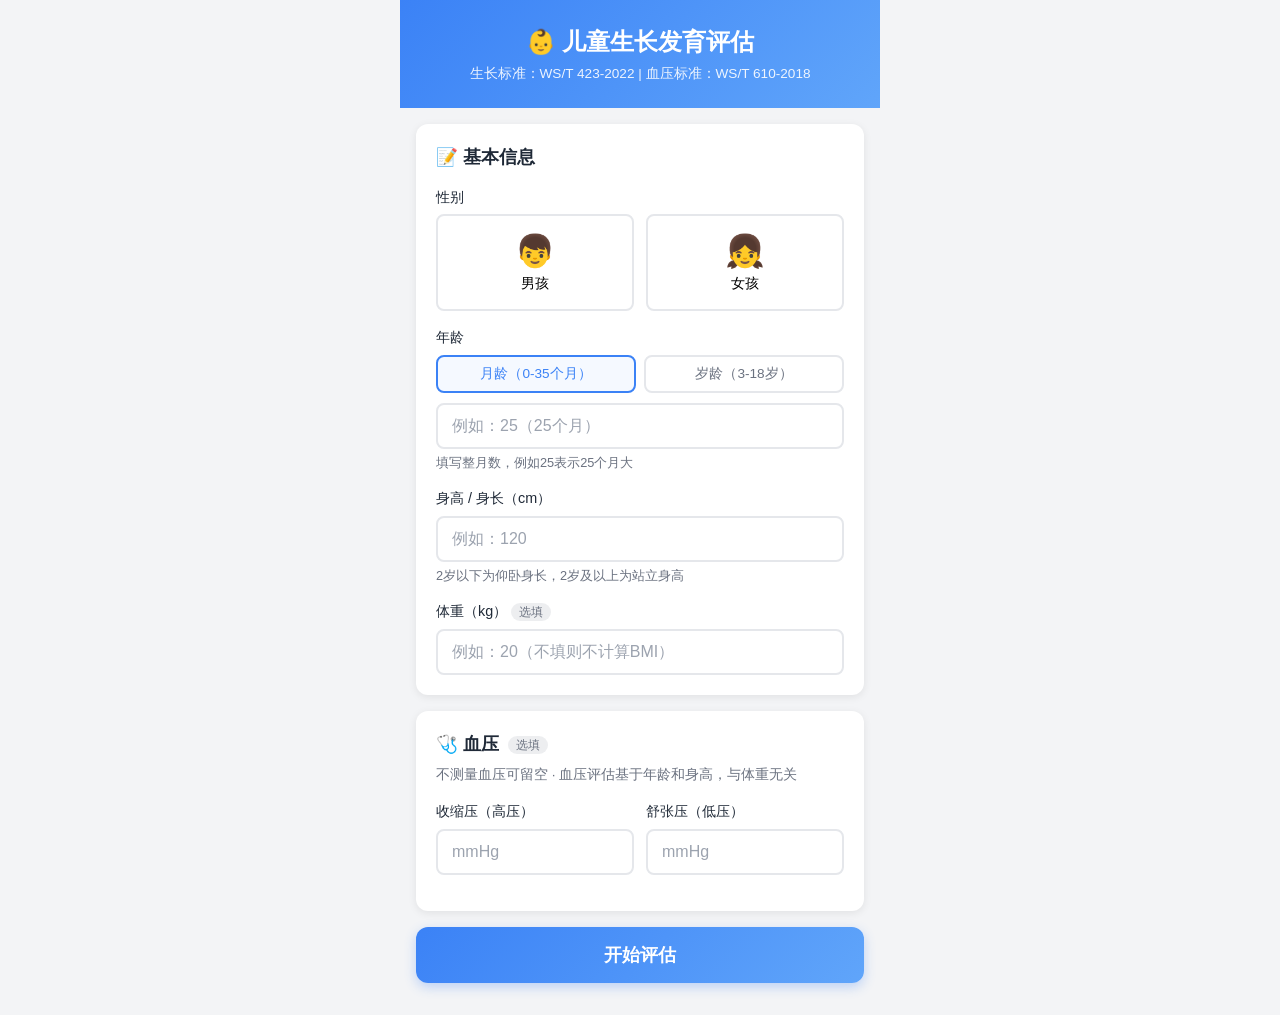
<file: child-growth-wechat.html>
<!DOCTYPE html>
<html lang="zh-CN">
<head>
    <meta charset="UTF-8">
    <meta name="viewport" content="width=device-width, initial-scale=1.0, maximum-scale=1.0, user-scalable=no">
    <meta name="apple-mobile-web-app-capable" content="yes">
    <meta name="apple-mobile-web-app-status-bar-style" content="default">
    <meta name="format-detection" content="telephone=no">
    <title>儿童生长发育评估</title>
    <style>/* ============================================
   儿童生长发育评估 - 响应式样式
   ============================================ */

/* 重置样式 */
* {
    margin: 0;
    padding: 0;
    box-sizing: border-box;
}

:root {
    --primary-color: #3B82F6;
    --primary-light: #60A5FA;
    --success-color: #10B981;
    --warning-color: #F59E0B;
    --danger-color: #EF4444;
    --bg-color: #F3F4F6;
    --card-bg: #FFFFFF;
    --text-primary: #1F2937;
    --text-secondary: #6B7280;
    --text-light: #9CA3AF;
    --border-color: #E5E7EB;
    --shadow: 0 2px 8px rgba(0, 0, 0, 0.08);
    --shadow-lg: 0 4px 16px rgba(0, 0, 0, 0.12);
    --radius: 12px;
    --radius-sm: 8px;
}

html {
    font-size: 16px;
}

body {
    font-family: -apple-system, BlinkMacSystemFont, "Segoe UI", Roboto, "Helvetica Neue", Arial, sans-serif;
    background-color: var(--bg-color);
    color: var(--text-primary);
    line-height: 1.5;
    -webkit-font-smoothing: antialiased;
    -moz-osx-font-smoothing: grayscale;
}

/* 整体布局 */
#app {
    max-width: 480px;
    margin: 0 auto;
    min-height: 100vh;
    background-color: var(--bg-color);
}

/* 头部 */
.header {
    background: linear-gradient(135deg, var(--primary-color), var(--primary-light));
    color: white;
    padding: 24px 20px;
    text-align: center;
}

.header-content h1 {
    font-size: 1.5rem;
    font-weight: 600;
    margin-bottom: 4px;
}

.header-content p {
    font-size: 0.85rem;
    opacity: 0.9;
}

/* 主要内容区 */
.main-content {
    padding: 16px;
    padding-bottom: 32px;
}

/* 卡片 */
.card {
    background: var(--card-bg);
    border-radius: var(--radius);
    padding: 20px;
    margin-bottom: 16px;
    box-shadow: var(--shadow);
}

.card h2 {
    font-size: 1.1rem;
    font-weight: 600;
    margin-bottom: 16px;
    color: var(--text-primary);
}

.card-hint {
    font-size: 0.85rem;
    color: var(--text-secondary);
    margin-top: -8px;
    margin-bottom: 16px;
}

.card-subtitle {
    font-size: 0.9rem;
    color: var(--text-secondary);
    margin-bottom: 16px;
}

/* 表单组 */
.form-group {
    margin-bottom: 16px;
}

.form-group:last-child {
    margin-bottom: 0;
}

.form-group label {
    display: block;
    font-size: 0.9rem;
    font-weight: 500;
    color: var(--text-primary);
    margin-bottom: 6px;
}

.form-group input {
    width: 100%;
    padding: 12px 14px;
    font-size: 1rem;
    border: 2px solid var(--border-color);
    border-radius: var(--radius-sm);
    outline: none;
    transition: border-color 0.2s, box-shadow 0.2s;
    background-color: white;
}

.form-group input:focus {
    border-color: var(--primary-color);
    box-shadow: 0 0 0 3px rgba(59, 130, 246, 0.1);
}

.form-group input::placeholder {
    color: var(--text-light);
}

.hint {
    display: block;
    font-size: 0.8rem;
    color: var(--text-secondary);
    margin-top: 4px;
}

/* 性别选择 */
.gender-select {
    display: flex;
    gap: 12px;
}

.gender-btn {
    flex: 1;
    display: flex;
    flex-direction: column;
    align-items: center;
    padding: 16px;
    border: 2px solid var(--border-color);
    border-radius: var(--radius-sm);
    background: white;
    cursor: pointer;
    transition: all 0.2s;
}

.gender-btn:active {
    transform: scale(0.98);
}

.gender-btn.active {
    border-color: var(--primary-color);
    background-color: rgba(59, 130, 246, 0.05);
}

.gender-icon {
    font-size: 2rem;
    margin-bottom: 4px;
}

.gender-btn span:last-child {
    font-size: 0.9rem;
    font-weight: 500;
}

/* 血压输入 */
.bp-inputs {
    display: grid;
    grid-template-columns: 1fr 1fr;
    gap: 12px;
}

/* 按钮 */
.btn-primary {
    width: 100%;
    padding: 16px;
    font-size: 1.1rem;
    font-weight: 600;
    color: white;
    background: linear-gradient(135deg, var(--primary-color), var(--primary-light));
    border: none;
    border-radius: var(--radius);
    cursor: pointer;
    transition: transform 0.2s, box-shadow 0.2s;
    box-shadow: 0 4px 12px rgba(59, 130, 246, 0.3);
}

.btn-primary:active {
    transform: scale(0.98);
}

.btn-primary:disabled {
    background: var(--text-light);
    box-shadow: none;
    cursor: not-allowed;
}

.btn-secondary {
    width: 100%;
    padding: 14px;
    font-size: 1rem;
    font-weight: 500;
    color: var(--primary-color);
    background: white;
    border: 2px solid var(--primary-color);
    border-radius: var(--radius);
    cursor: pointer;
    transition: all 0.2s;
}

.btn-secondary:active {
    background-color: rgba(59, 130, 246, 0.05);
}

/* 结果区域 */
.result-section {
    padding: 16px;
    padding-bottom: 32px;
}

.result-card {
    margin-bottom: 16px;
}

.result-header {
    text-align: center;
    margin-bottom: 20px;
    padding-bottom: 16px;
    border-bottom: 1px solid var(--border-color);
}

.result-header h2 {
    margin-bottom: 4px;
}

.result-subtitle {
    font-size: 0.9rem;
    color: var(--text-secondary);
}

/* 结果项 */
.result-item {
    padding: 16px 0;
    border-bottom: 1px solid var(--border-color);
}

.result-item:last-of-type {
    border-bottom: none;
}

.result-title {
    display: flex;
    align-items: center;
    gap: 8px;
    font-size: 1rem;
    font-weight: 600;
    margin-bottom: 12px;
}

.result-icon {
    font-size: 1.2rem;
}

/* 百分位显示 */
.percentile-display {
    display: flex;
    align-items: baseline;
    gap: 8px;
    margin-bottom: 12px;
}

.percentile-value {
    font-size: 2.5rem;
    font-weight: 700;
    color: var(--primary-color);
}

.percentile-label {
    font-size: 1rem;
    color: var(--text-secondary);
}

/* 百分位条形图 */
.percentile-bar {
    margin-bottom: 8px;
    padding-bottom: 24px;
}

.bar-scale {
    display: flex;
    justify-content: space-between;
    font-size: 0.75rem;
    color: var(--text-secondary);
    margin-bottom: 6px;
}

.bar-track {
    position: relative;
    height: 12px;
    background: linear-gradient(to right,
        #93C5FD 0%,
        #93C5FD 24%,
        #60A5FA 24%,
        #60A5FA 49%,
        #3B82F6 49%,
        #60A5FA 51%,
        #60A5FA 74%,
        #93C5FD 74%,
        #93C5FD 100%
    );
    border-radius: 6px;
}

.bar-marker {
    position: absolute;
    top: -4px;
    width: 20px;
    height: 20px;
    background: white;
    border: 3px solid var(--primary-color);
    border-radius: 50%;
    transform: translateX(-50%);
    box-shadow: 0 2px 4px rgba(0, 0, 0, 0.2);
    transition: left 0.3s ease;
}

.bar-position-label {
    position: absolute;
    top: 18px;
    font-size: 0.8rem;
    color: var(--text-secondary);
    transform: translateX(-50%);
    white-space: nowrap;
}

/* 评估结果 */
.result-evaluation {
    font-size: 1rem;
    font-weight: 600;
    padding: 8px 12px;
    border-radius: var(--radius-sm);
    display: inline-block;
    margin-top: 12px;
}

.result-evaluation.excellent {
    background-color: rgba(16, 185, 129, 0.1);
    color: var(--success-color);
}

.result-evaluation.good {
    background-color: rgba(59, 130, 246, 0.1);
    color: var(--primary-color);
}

.result-evaluation.normal {
    background-color: rgba(59, 130, 246, 0.1);
    color: var(--primary-color);
}

.result-evaluation.low {
    background-color: rgba(245, 158, 11, 0.1);
    color: var(--warning-color);
}

.result-evaluation.high {
    background-color: rgba(239, 68, 68, 0.1);
    color: var(--danger-color);
}

.result-range {
    font-size: 0.85rem;
    color: var(--text-secondary);
    margin-top: 8px;
}

/* BMI显示 */
.bmi-display {
    text-align: center;
    padding: 16px 0;
}

.bmi-value {
    font-size: 2.5rem;
    font-weight: 700;
    color: var(--primary-color);
}

.bmi-label {
    font-size: 0.9rem;
    color: var(--text-secondary);
}

.bmi-evaluation {
    font-size: 1rem;
    font-weight: 600;
    padding: 8px 12px;
    border-radius: var(--radius-sm);
    display: inline-block;
}

/* 血压显示 */
.bp-display {
    text-align: center;
    padding: 12px 0;
}

.bp-values {
    display: flex;
    align-items: center;
    justify-content: center;
    gap: 16px;
}

.bp-item {
    display: flex;
    flex-direction: column;
    align-items: center;
}

.bp-label {
    font-size: 0.85rem;
    color: var(--text-secondary);
    margin-bottom: 4px;
}

.bp-value {
    font-size: 1.8rem;
    font-weight: 700;
    color: var(--text-primary);
}

.bp-unit {
    font-size: 0.8rem;
    color: var(--text-secondary);
}

.bp-divider {
    font-size: 2rem;
    color: var(--text-light);
}

.bp-normal-range {
    font-size: 0.9rem;
    color: var(--text-secondary);
    text-align: center;
    margin: 8px 0;
}

.bp-evaluation {
    font-size: 1rem;
    font-weight: 600;
    padding: 8px 12px;
    border-radius: var(--radius-sm);
    display: inline-block;
    text-align: center;
}

/* 结果底部 */
.result-footer {
    margin-top: 20px;
    padding-top: 16px;
    border-top: 1px solid var(--border-color);
}

.disclaimer {
    font-size: 0.8rem;
    color: var(--text-secondary);
    text-align: center;
    line-height: 1.6;
}

/* 年龄模式 tabs */
.age-mode-tabs {
    display: flex;
    gap: 8px;
    margin-bottom: 10px;
}

.age-tab {
    flex: 1;
    padding: 8px 10px;
    font-size: 0.85rem;
    font-weight: 500;
    border: 2px solid var(--border-color);
    border-radius: var(--radius-sm);
    background: white;
    color: var(--text-secondary);
    cursor: pointer;
    transition: all 0.2s;
}

.age-tab.active {
    border-color: var(--primary-color);
    color: var(--primary-color);
    background-color: rgba(59, 130, 246, 0.05);
}

.age-input-group {
    margin-top: 4px;
}

/* 选填标签 */
.optional-badge {
    font-size: 0.75rem;
    font-weight: 400;
    padding: 2px 8px;
    background: rgba(107, 114, 128, 0.12);
    color: var(--text-secondary);
    border-radius: 20px;
    vertical-align: middle;
    margin-left: 4px;
}

/* BMI行 */
.bmi-row {
    display: flex;
    align-items: baseline;
    gap: 12px;
    margin-bottom: 8px;
}

.bmi-number {
    font-size: 2.5rem;
    font-weight: 700;
    color: var(--primary-color);
}

.bmi-formula {
    font-size: 0.85rem;
    color: var(--text-secondary);
    line-height: 1.4;
}

/* 百分位条：底部文字说明 */
.bar-labels {
    display: flex;
    justify-content: space-between;
    font-size: 0.72rem;
    color: var(--text-secondary);
    margin-top: 20px;
}

/* 正常区域底色（P10-P90中间段高亮） */
.bar-track {
    position: relative;
    height: 12px;
    background: #E5E7EB;
    border-radius: 6px;
    overflow: visible;
}

.bar-normal-zone {
    position: absolute;
    /* P10 = 5 + (10-3)/(97-3)*90 ≈ 11.7%  P90 = 5 + (90-3)/(97-3)*90 ≈ 88.3% */
    left: 11.7%;
    right: 11.7%;
    top: 0;
    bottom: 0;
    background: #93C5FD;
    border-radius: 4px;
}

/* 评估颜色 */
.eval-normal  { background: rgba(16,185,129,0.1);  color: #059669; }
.eval-warning { background: rgba(245,158,11,0.1);  color: #D97706; }
.eval-high    { background: rgba(239,68,68,0.1);   color: #DC2626; }
.eval-severe  { background: rgba(185,28,28,0.15);  color: #B91C1C; font-size: 1.05em; }
.eval-danger  { background: rgba(239,68,68,0.15);  color: #B91C1C; }
.eval-low     { background: rgba(245,158,11,0.1);  color: #D97706; }

/* 数据来源 */
.result-source {
    font-size: 0.75rem;
    color: var(--text-light);
    margin-top: 2px;
}

/* 错误提示 */
.error-message {
    background-color: rgba(239, 68, 68, 0.1);
    color: var(--danger-color);
    padding: 12px;
    border-radius: var(--radius-sm);
    font-size: 0.9rem;
    margin-bottom: 16px;
    text-align: center;
}

/* 动画 */
@keyframes fadeIn {
    from {
        opacity: 0;
        transform: translateY(10px);
    }
    to {
        opacity: 1;
        transform: translateY(0);
    }
}

.result-section {
    animation: fadeIn 0.3s ease;
}

/* 滚动条美化 */
::-webkit-scrollbar {
    width: 6px;
}

::-webkit-scrollbar-track {
    background: transparent;
}

::-webkit-scrollbar-thumb {
    background: var(--text-light);
    border-radius: 3px;
}

/* 安全区域适配 */
@supports (padding-bottom: env(safe-area-inset-bottom)) {
    .main-content,
    .result-section {
        padding-bottom: calc(32px + env(safe-area-inset-bottom));
    }
}

/* 暗色模式支持 */
@media (prefers-color-scheme: dark) {
    :root {
        --bg-color: #1F2937;
        --card-bg: #374151;
        --text-primary: #F9FAFB;
        --text-secondary: #D1D5DB;
        --text-light: #9CA3AF;
        --border-color: #4B5563;
    }

    .gender-btn {
        background: var(--card-bg);
    }

    .btn-secondary {
        background: var(--card-bg);
    }
}

/* 横屏适配 */
@media (orientation: landscape) and (max-height: 500px) {
    .header {
        padding: 12px 20px;
    }

    .header-content h1 {
        font-size: 1.2rem;
    }

    .header-content p {
        display: none;
    }
}
</style>
</head>
<body>
<div id="app">

    <!-- 头部 -->
    <header class="header">
        <div class="header-content">
            <h1>👶 儿童生长发育评估</h1>
            <p>生长标准：WS/T 423-2022 | 血压标准：WS/T 610-2018</p>
        </div>
    </header>

    <!-- ===== 输入区域 ===== -->
    <main class="main-content" id="inputSection">

        <div class="card">
            <h2>📝 基本信息</h2>

            <!-- 性别 -->
            <div class="form-group">
                <label>性别</label>
                <div class="gender-select">
                    <button type="button" class="gender-btn" data-gender="male">
                        <span class="gender-icon">👦</span>
                        <span>男孩</span>
                    </button>
                    <button type="button" class="gender-btn" data-gender="female">
                        <span class="gender-icon">👧</span>
                        <span>女孩</span>
                    </button>
                </div>
            </div>

            <!-- 年龄输入方式切换 -->
            <div class="form-group">
                <label>年龄</label>
                <div class="age-mode-tabs">
                    <button type="button" class="age-tab active" data-mode="month">月龄（0-35个月）</button>
                    <button type="button" class="age-tab" data-mode="year">岁龄（3-18岁）</button>
                </div>

                <!-- 月龄输入 -->
                <div class="age-input-group" id="monthInput">
                    <input type="number" id="ageMonth" min="0" max="35" step="1"
                           placeholder="例如：25（25个月）" inputmode="numeric">
                    <span class="hint">填写整月数，例如25表示25个月大</span>
                </div>

                <!-- 岁龄输入 -->
                <div class="age-input-group" id="yearInput" style="display:none;">
                    <input type="number" id="ageYear" min="3" max="18" step="0.1"
                           placeholder="例如：6.5（6岁半）" inputmode="decimal">
                    <span class="hint">支持小数，3.0-18.0岁</span>
                </div>
            </div>

            <!-- 身高 -->
            <div class="form-group">
                <label for="height">身高 / 身长（cm）</label>
                <input type="number" id="height" min="30" max="200" step="0.1"
                       placeholder="例如：120" inputmode="decimal">
                <span class="hint" id="heightHint">2岁以下为仰卧身长，2岁及以上为站立身高</span>
            </div>

            <!-- 体重 -->
            <div class="form-group">
                <label for="weight">体重（kg）<span class="optional-badge">选填</span></label>
                <input type="number" id="weight" min="2" max="150" step="0.1"
                       placeholder="例如：20（不填则不计算BMI）" inputmode="decimal">
            </div>
        </div>

        <div class="card">
            <h2>🩺 血压 <span class="optional-badge">选填</span></h2>
            <p class="card-hint">不测量血压可留空 · 血压评估基于年龄和身高，与体重无关</p>
            <div class="bp-inputs">
                <div class="form-group">
                    <label for="systolic">收缩压（高压）</label>
                    <input type="number" id="systolic" min="60" max="200"
                           placeholder="mmHg" inputmode="numeric">
                </div>
                <div class="form-group">
                    <label for="diastolic">舒张压（低压）</label>
                    <input type="number" id="diastolic" min="30" max="130"
                           placeholder="mmHg" inputmode="numeric">
                </div>
            </div>
        </div>

        <div id="errorBox" class="error-message" style="display:none;"></div>

        <button type="button" class="btn-primary" id="assessBtn">开始评估</button>
    </main>

    <!-- ===== 结果区域 ===== -->
    <div class="result-section" id="resultSection" style="display:none;">
        <div class="card result-card">

            <div class="result-header">
                <h2>📊 评估结果</h2>
                <p class="result-subtitle" id="resultSubtitle"></p>
                <p class="result-source">生长数据：WS/T 423-2022 / 首都儿科研究所 | 血压标准：WS/T 610-2018 / 中国高血压防治指南2018</p>
            </div>

            <!-- 身高 -->
            <div class="result-item" id="heightResultBlock">
                <div class="result-title"><span class="result-icon">📏</span>身高评估</div>
                <div class="result-content">
                    <div class="percentile-display">
                        <span class="percentile-value" id="heightPercentile">--</span>
                        <span class="percentile-label">百分位</span>
                    </div>
                    <div class="percentile-bar">
                        <div class="bar-scale">
                            <span>&lt;P3</span><span>P25</span><span>P50</span><span>P75</span><span>&gt;P97</span>
                        </div>
                        <div class="bar-track">
                            <div class="bar-normal-zone"></div>
                            <div class="bar-marker" id="heightBar" style="display:none;"></div>
                        </div>
                        <div class="bar-labels">
                            <span>矮小</span><span style="flex:1;text-align:center;">正常范围</span><span>高大</span>
                        </div>
                    </div>
                    <div class="result-evaluation" id="heightEval">--</div>
                    <div class="result-range" id="heightRange">--</div>
                </div>
            </div>

            <!-- 体重 -->
            <div class="result-item" id="weightResultBlock">
                <div class="result-title"><span class="result-icon">⚖️</span>体重评估</div>
                <div class="result-content">
                    <div class="percentile-display">
                        <span class="percentile-value" id="weightPercentile">--</span>
                        <span class="percentile-label">百分位</span>
                    </div>
                    <div class="percentile-bar">
                        <div class="bar-scale">
                            <span>&lt;P3</span><span>P25</span><span>P50</span><span>P75</span><span>&gt;P97</span>
                        </div>
                        <div class="bar-track">
                            <div class="bar-normal-zone"></div>
                            <div class="bar-marker" id="weightBar" style="display:none;"></div>
                        </div>
                        <div class="bar-labels">
                            <span>过轻</span><span style="flex:1;text-align:center;">正常范围</span><span>过重</span>
                        </div>
                    </div>
                    <div class="result-evaluation" id="weightEval">--</div>
                    <div class="result-range" id="weightRange">--</div>
                </div>
            </div>

            <!-- BMI -->
            <div class="result-item" id="bmiResultBlock">
                <div class="result-title"><span class="result-icon">📐</span>BMI 指数</div>
                <div class="result-content">
                    <div class="bmi-row">
                        <div class="bmi-number" id="bmiValue">--</div>
                        <div class="bmi-formula" id="bmiCalc">kg/m²</div>
                    </div>
                    <div class="result-evaluation" id="bmiEval">--</div>
                    <div class="result-percentile" id="bmiPercentile" style="font-size:0.9em;color:#666;margin-top:4px;">--</div>
                </div>
            </div>

            <!-- 血压（可选）-->
            <div class="result-item" id="bpResult" style="display:none;">
                <div class="result-title"><span class="result-icon">💓</span>血压评估</div>
                <div class="result-content">
                    <div class="bp-display">
                        <div class="bp-values">
                            <div class="bp-item">
                                <span class="bp-label">收缩压</span>
                                <span class="bp-value" id="bpSystolic">--</span>
                                <span class="bp-unit">mmHg</span>
                            </div>
                            <div class="bp-divider">/</div>
                            <div class="bp-item">
                                <span class="bp-label">舒张压</span>
                                <span class="bp-value" id="bpDiastolic">--</span>
                                <span class="bp-unit">mmHg</span>
                            </div>
                        </div>
                    </div>
                    <div class="bp-normal-range" id="bpRange">--</div>
                    <div class="result-evaluation" id="bpEval">--</div>
                </div>
            </div>

            <div class="result-footer">
                <p class="disclaimer">
                    ⚠️ 本评估仅供参考，不构成医学诊断依据。<br>
                    如有生长发育方面的疑虑，请咨询专业儿科医生。
                </p>
            </div>
        </div>

        <button type="button" class="btn-secondary" id="reAssessBtn">重新评估</button>
    </div>

</div><!-- #app -->




<script>
/**
 * 儿童生长发育数据
 *
 * 数据来源（按优先级）：
 * 1. WS/T 423-2022《7岁以下儿童生长标准》- 国家卫健委 2023年3月1日起施行
 *    （基于2015年全国九城市83,628名健康儿童横断面调查数据）
 * 2. 首都儿科研究所生长发育研究室《中国0-18岁儿童生长标准》
 *    发表于《中华儿科杂志》2009年
 *
 * 注意：
 * - 0-23月：填写月龄（按月），测量身长（躺卧位）
 * - 24月-7岁（<84月）：按月龄，测量身高（站立位），注意24月龄有2cm的体位差
 * - 7-18岁：按整岁，测量身高（站立位）
 * - 百分位说明：<P3 = 低于3百分位，>P97 = 高于97百分位
 */

// ============================================================
// 0-83月龄数据（WS/T 423-2022，2023年最新国家标准）
// key为月龄（整数），值包含P3/P10/P25/P50/P75/P90/P97
// 注：13-14月、16-17月、19-20月等数据通过插值补充
// ============================================================

const GrowthData = {

    // ---- 男孩 身长/身高（cm） ----
    heightMale: {
        // 月龄 -> {p3, p10, p25, p50, p75, p90, p97}
        // 0-12月（按月）：WS/T 423-2022
        0:  { p3: 47.1, p10: 48.0, p25: 49.1, p50: 50.4, p75: 51.7, p90: 52.8, p97: 53.8 },
        1:  { p3: 50.4, p10: 51.5, p25: 52.6, p50: 54.2, p75: 55.7, p90: 56.9, p97: 58.1 },
        2:  { p3: 53.7, p10: 54.9, p25: 56.1, p50: 57.8, p75: 59.4, p90: 60.7, p97: 62.0 },
        3:  { p3: 56.5, p10: 57.8, p25: 59.1, p50: 60.9, p75: 62.6, p90: 64.0, p97: 65.4 },
        4:  { p3: 58.8, p10: 60.1, p25: 61.5, p50: 63.4, p75: 65.2, p90: 66.7, p97: 68.2 },
        5:  { p3: 60.8, p10: 62.2, p25: 63.7, p50: 65.6, p75: 67.5, p90: 69.1, p97: 70.7 },
        6:  { p3: 62.5, p10: 64.0, p25: 65.5, p50: 67.5, p75: 69.5, p90: 71.1, p97: 72.8 },
        7:  { p3: 64.0, p10: 65.5, p25: 67.1, p50: 69.2, p75: 71.2, p90: 72.9, p97: 74.7 },
        8:  { p3: 65.4, p10: 66.9, p25: 68.5, p50: 70.6, p75: 72.7, p90: 74.5, p97: 76.3 },
        9:  { p3: 66.7, p10: 68.2, p25: 69.9, p50: 72.0, p75: 74.2, p90: 76.0, p97: 77.9 },
        10: { p3: 67.9, p10: 69.5, p25: 71.2, p50: 73.3, p75: 75.6, p90: 77.5, p97: 79.4 },
        11: { p3: 69.1, p10: 70.7, p25: 72.4, p50: 74.6, p75: 76.9, p90: 78.9, p97: 80.9 },
        12: { p3: 71.0, p10: 72.7, p25: 74.5, p50: 76.5, p75: 78.7, p90: 80.4, p97: 81.8 },
        // 13-14月（插值）
        13: { p3: 71.2, p10: 72.9, p25: 74.7, p50: 77.0, p75: 79.4, p90: 81.5, p97: 83.6 },
        14: { p3: 72.2, p10: 73.9, p25: 75.8, p50: 78.1, p75: 80.6, p90: 82.7, p97: 84.9 },
        15: { p3: 72.9, p10: 74.6, p25: 76.5, p50: 78.9, p75: 81.4, p90: 83.5, p97: 85.8 },
        // 16-17月（插值）
        16: { p3: 73.8, p10: 75.5, p25: 77.5, p50: 80.0, p75: 82.6, p90: 84.8, p97: 87.1 },
        17: { p3: 74.7, p10: 76.5, p25: 78.5, p50: 81.0, p75: 83.6, p90: 85.9, p97: 88.2 },
        18: { p3: 75.5, p10: 77.3, p25: 79.3, p50: 81.9, p75: 84.6, p90: 86.8, p97: 89.2 },
        // 19-20月（插值）
        19: { p3: 76.3, p10: 78.1, p25: 80.2, p50: 82.9, p75: 85.6, p90: 87.9, p97: 90.3 },
        20: { p3: 77.1, p10: 79.0, p25: 81.1, p50: 83.8, p75: 86.6, p90: 89.0, p97: 91.4 },
        21: { p3: 78.0, p10: 79.9, p25: 82.0, p50: 84.7, p75: 87.5, p90: 89.9, p97: 92.4 },
        // 22-23月（插值）
        22: { p3: 78.8, p10: 80.7, p25: 82.9, p50: 85.7, p75: 88.6, p90: 91.1, p97: 93.6 },
        23: { p3: 79.6, p10: 81.6, p25: 83.8, p50: 86.6, p75: 89.5, p90: 92.0, p97: 94.6 },
        // 24-83月（WS/T 423-2022，原文件提供6月间距数据，中间月份插值）
        24: { p3: 81.2, p10: 83.0, p25: 85.1, p50: 87.2, p75: 90.6, p90: 92.4, p97: 93.9 },
        25: { p3: 81.3, p10: 83.2, p25: 85.4, p50: 88.3, p75: 91.3, p90: 93.8, p97: 96.5 },
        26: { p3: 82.1, p10: 84.1, p25: 86.3, p50: 89.2, p75: 92.3, p90: 94.9, p97: 97.7 },
        27: { p3: 82.9, p10: 84.9, p25: 87.2, p50: 90.2, p75: 93.3, p90: 96.0, p97: 98.8 },
        28: { p3: 83.7, p10: 85.7, p25: 88.1, p50: 91.1, p75: 94.3, p90: 97.0, p97: 99.9 },
        29: { p3: 84.5, p10: 86.6, p25: 89.0, p50: 92.1, p75: 95.3, p90: 98.1, p97: 101.0 },
        30: { p3: 84.2, p10: 86.3, p25: 88.6, p50: 91.6, p75: 94.7, p90: 97.4, p97: 100.3 },
        31: { p3: 85.1, p10: 87.2, p25: 89.5, p50: 92.6, p75: 95.8, p90: 98.6, p97: 101.5 },
        32: { p3: 85.9, p10: 88.1, p25: 90.4, p50: 93.6, p75: 96.9, p90: 99.7, p97: 102.7 },
        33: { p3: 86.7, p10: 89.0, p25: 91.4, p50: 94.6, p75: 98.0, p90: 100.9, p97: 103.9 },
        34: { p3: 87.5, p10: 89.9, p25: 92.3, p50: 95.5, p75: 99.0, p90: 101.9, p97: 105.0 },
        35: { p3: 88.4, p10: 90.7, p25: 93.2, p50: 96.5, p75: 100.0, p90: 103.0, p97: 106.2 },
        36: { p3: 90.1, p10: 92.0, p25: 94.2, p50: 96.3, p75: 100.1, p90: 102.2, p97: 103.6 },
        37: { p3: 88.6, p10: 91.0, p25: 93.5, p50: 96.8, p75: 100.2, p90: 103.2, p97: 106.3 },
        38: { p3: 89.4, p10: 91.8, p25: 94.4, p50: 97.7, p75: 101.2, p90: 104.3, p97: 107.5 },
        39: { p3: 90.2, p10: 92.6, p25: 95.3, p50: 98.7, p75: 102.2, p90: 105.3, p97: 108.7 },
        40: { p3: 91.0, p10: 93.4, p25: 96.1, p50: 99.6, p75: 103.2, p90: 106.4, p97: 109.8 },
        41: { p3: 91.8, p10: 94.2, p25: 97.0, p50: 100.5, p75: 104.2, p90: 107.5, p97: 111.0 },
        42: { p3: 91.2, p10: 93.6, p25: 96.2, p50: 99.7, p75: 103.2, p90: 106.3, p97: 109.6 },
        43: { p3: 92.0, p10: 94.5, p25: 97.1, p50: 100.7, p75: 104.3, p90: 107.5, p97: 110.9 },
        44: { p3: 92.8, p10: 95.3, p25: 98.0, p50: 101.6, p75: 105.3, p90: 108.6, p97: 112.1 },
        45: { p3: 93.6, p10: 96.1, p25: 98.9, p50: 102.6, p75: 106.3, p90: 109.7, p97: 113.3 },
        46: { p3: 94.4, p10: 96.9, p25: 99.8, p50: 103.5, p75: 107.3, p90: 110.7, p97: 114.4 },
        47: { p3: 95.2, p10: 97.7, p25: 100.7, p50: 104.5, p75: 108.4, p90: 111.8, p97: 115.6 },
        48: { p3: 94.5, p10: 97.1, p25: 99.9, p50: 103.5, p75: 107.1, p90: 110.4, p97: 113.9 },
        49: { p3: 95.3, p10: 97.9, p25: 100.8, p50: 104.5, p75: 108.1, p90: 111.5, p97: 115.1 },
        50: { p3: 96.1, p10: 98.7, p25: 101.7, p50: 105.4, p75: 109.2, p90: 112.6, p97: 116.3 },
        51: { p3: 96.9, p10: 99.5, p25: 102.6, p50: 106.4, p75: 110.2, p90: 113.7, p97: 117.5 },
        52: { p3: 97.7, p10: 100.4, p25: 103.5, p50: 107.3, p75: 111.2, p90: 114.8, p97: 118.7 },
        53: { p3: 98.5, p10: 101.2, p25: 104.3, p50: 108.3, p75: 112.3, p90: 115.9, p97: 119.9 },
        54: { p3: 97.8, p10: 100.5, p25: 103.4, p50: 107.1, p75: 110.9, p90: 114.3, p97: 118.0 },
        55: { p3: 98.6, p10: 101.4, p25: 104.3, p50: 108.1, p75: 111.9, p90: 115.4, p97: 119.2 },
        56: { p3: 99.4, p10: 102.2, p25: 105.2, p50: 109.1, p75: 113.0, p90: 116.5, p97: 120.4 },
        57: { p3: 100.2, p10: 103.0, p25: 106.1, p50: 110.0, p75: 114.0, p90: 117.6, p97: 121.6 },
        58: { p3: 101.0, p10: 103.9, p25: 107.0, p50: 111.0, p75: 115.0, p90: 118.7, p97: 122.7 },
        59: { p3: 101.8, p10: 104.7, p25: 107.9, p50: 111.9, p75: 116.0, p90: 119.8, p97: 123.9 },
        60: { p3: 100.9, p10: 103.7, p25: 106.7, p50: 110.6, p75: 114.5, p90: 118.1, p97: 121.9 },
        61: { p3: 101.7, p10: 104.6, p25: 107.6, p50: 111.6, p75: 115.6, p90: 119.3, p97: 123.2 },
        62: { p3: 102.6, p10: 105.5, p25: 108.6, p50: 112.6, p75: 116.6, p90: 120.4, p97: 124.4 },
        63: { p3: 103.4, p10: 106.4, p25: 109.5, p50: 113.5, p75: 117.6, p90: 121.5, p97: 125.6 },
        64: { p3: 104.2, p10: 107.2, p25: 110.4, p50: 114.5, p75: 118.7, p90: 122.6, p97: 126.7 },
        65: { p3: 105.0, p10: 108.1, p25: 111.3, p50: 115.5, p75: 119.7, p90: 123.7, p97: 127.9 },
        66: { p3: 103.9, p10: 106.8, p25: 109.9, p50: 113.9, p75: 117.9, p90: 121.6, p97: 125.6 },
        67: { p3: 104.8, p10: 107.7, p25: 110.9, p50: 114.9, p75: 119.0, p90: 122.8, p97: 126.9 },
        68: { p3: 105.6, p10: 108.6, p25: 111.9, p50: 115.9, p75: 120.1, p90: 124.0, p97: 128.1 },
        69: { p3: 106.4, p10: 109.5, p25: 112.8, p50: 116.9, p75: 121.1, p90: 125.1, p97: 129.3 },
        70: { p3: 107.2, p10: 110.3, p25: 113.7, p50: 117.9, p75: 122.2, p90: 126.2, p97: 130.4 },
        71: { p3: 108.0, p10: 111.2, p25: 114.6, p50: 118.9, p75: 123.2, p90: 127.3, p97: 131.6 },
        72: { p3: 106.8, p10: 109.8, p25: 113.0, p50: 117.1, p75: 121.2, p90: 125.0, p97: 129.1 },
        73: { p3: 107.6, p10: 110.7, p25: 114.0, p50: 118.1, p75: 122.3, p90: 126.2, p97: 130.3 },
        74: { p3: 108.4, p10: 111.6, p25: 114.9, p50: 119.1, p75: 123.4, p90: 127.3, p97: 131.5 },
        75: { p3: 109.2, p10: 112.4, p25: 115.8, p50: 120.1, p75: 124.4, p90: 128.4, p97: 132.7 },
        76: { p3: 110.0, p10: 113.3, p25: 116.7, p50: 121.1, p75: 125.5, p90: 129.5, p97: 133.9 },
        77: { p3: 110.8, p10: 114.1, p25: 117.6, p50: 122.1, p75: 126.5, p90: 130.6, p97: 135.0 },
        78: { p3: 109.6, p10: 112.7, p25: 116.0, p50: 120.2, p75: 124.4, p90: 128.3, p97: 132.5 },
        79: { p3: 110.4, p10: 113.6, p25: 116.9, p50: 121.2, p75: 125.5, p90: 129.5, p97: 133.7 },
        80: { p3: 111.2, p10: 114.4, p25: 117.8, p50: 122.2, p75: 126.5, p90: 130.6, p97: 134.9 },
        81: { p3: 112.0, p10: 115.3, p25: 118.7, p50: 123.2, p75: 127.6, p90: 131.7, p97: 136.1 },
        82: { p3: 112.8, p10: 116.1, p25: 119.6, p50: 124.2, p75: 128.6, p90: 132.8, p97: 137.2 },
        83: { p3: 113.6, p10: 117.0, p25: 120.5, p50: 125.1, p75: 129.7, p90: 133.9, p97: 138.4 },
    },

    // ---- 女孩 身长/身高（cm） ----
    heightFemale: {
        0:  { p3: 46.5, p10: 47.4, p25: 48.5, p50: 49.7, p75: 51.0, p90: 52.1, p97: 53.0 },
        1:  { p3: 49.5, p10: 50.6, p25: 51.7, p50: 53.2, p75: 54.7, p90: 55.9, p97: 57.1 },
        2:  { p3: 52.6, p10: 53.8, p25: 55.0, p50: 56.6, p75: 58.2, p90: 59.5, p97: 60.8 },
        3:  { p3: 55.2, p10: 56.4, p25: 57.7, p50: 59.4, p75: 61.1, p90: 62.5, p97: 63.9 },
        4:  { p3: 57.4, p10: 58.7, p25: 60.0, p50: 61.8, p75: 63.6, p90: 65.1, p97: 66.6 },
        5:  { p3: 59.2, p10: 60.6, p25: 62.0, p50: 63.9, p75: 65.8, p90: 67.4, p97: 69.0 },
        6:  { p3: 60.9, p10: 62.3, p25: 63.8, p50: 65.7, p75: 67.7, p90: 69.3, p97: 71.0 },
        7:  { p3: 62.3, p10: 63.8, p25: 65.3, p50: 67.3, p75: 69.3, p90: 71.0, p97: 72.8 },
        8:  { p3: 63.7, p10: 65.2, p25: 66.8, p50: 68.8, p75: 70.9, p90: 72.7, p97: 74.5 },
        9:  { p3: 65.0, p10: 66.5, p25: 68.1, p50: 70.2, p75: 72.4, p90: 74.2, p97: 76.1 },
        10: { p3: 66.2, p10: 67.8, p25: 69.4, p50: 71.6, p75: 73.8, p90: 75.7, p97: 77.7 },
        11: { p3: 67.4, p10: 69.0, p25: 70.7, p50: 72.9, p75: 75.2, p90: 77.2, p97: 79.2 },
        12: { p3: 69.9, p10: 71.4, p25: 73.2, p50: 75.0, p75: 77.1, p90: 78.9, p97: 80.2 },
        13: { p3: 69.6, p10: 71.3, p25: 73.1, p50: 75.5, p75: 77.9, p90: 80.1, p97: 82.3 },
        14: { p3: 70.7, p10: 72.5, p25: 74.3, p50: 76.8, p75: 79.3, p90: 81.5, p97: 83.8 },
        15: { p3: 71.1, p10: 72.9, p25: 74.8, p50: 77.2, p75: 79.7, p90: 81.9, p97: 84.3 },
        16: { p3: 72.1, p10: 73.9, p25: 75.9, p50: 78.4, p75: 81.0, p90: 83.3, p97: 85.7 },
        17: { p3: 73.1, p10: 75.0, p25: 77.0, p50: 79.6, p75: 82.2, p90: 84.6, p97: 87.1 },
        18: { p3: 73.6, p10: 75.5, p25: 77.5, p50: 80.1, p75: 82.8, p90: 85.1, p97: 87.6 },
        19: { p3: 74.6, p10: 76.5, p25: 78.6, p50: 81.3, p75: 84.0, p90: 86.5, p97: 89.1 },
        20: { p3: 75.5, p10: 77.5, p25: 79.6, p50: 82.4, p75: 85.3, p90: 87.8, p97: 90.5 },
        21: { p3: 76.0, p10: 77.9, p25: 80.0, p50: 82.7, p75: 85.5, p90: 87.9, p97: 90.5 },
        22: { p3: 76.9, p10: 78.9, p25: 81.1, p50: 83.9, p75: 86.8, p90: 89.3, p97: 92.1 },
        23: { p3: 77.8, p10: 79.8, p25: 82.1, p50: 85.0, p75: 88.0, p90: 90.7, p97: 93.5 },
        24: { p3: 80.7, p10: 82.5, p25: 84.8, p50: 87.2, p75: 90.6, p90: 92.4, p97: 93.9 },
        25: { p3: 79.3, p10: 81.3, p25: 83.6, p50: 86.5, p75: 89.4, p90: 92.0, p97: 94.8 },
        26: { p3: 80.2, p10: 82.3, p25: 84.6, p50: 87.6, p75: 90.7, p90: 93.3, p97: 96.2 },
        27: { p3: 81.1, p10: 83.2, p25: 85.6, p50: 88.6, p75: 91.8, p90: 94.5, p97: 97.5 },
        28: { p3: 82.0, p10: 84.2, p25: 86.6, p50: 89.7, p75: 92.9, p90: 95.7, p97: 98.8 },
        29: { p3: 82.9, p10: 85.1, p25: 87.6, p50: 90.7, p75: 94.0, p90: 96.9, p97: 100.1 },
        30: { p3: 82.1, p10: 84.2, p25: 86.5, p50: 89.5, p75: 92.6, p90: 95.3, p97: 98.3 },
        31: { p3: 83.0, p10: 85.2, p25: 87.5, p50: 90.6, p75: 93.8, p90: 96.6, p97: 99.7 },
        32: { p3: 83.9, p10: 86.1, p25: 88.5, p50: 91.7, p75: 94.9, p90: 97.8, p97: 101.0 },
        33: { p3: 84.8, p10: 87.0, p25: 89.5, p50: 92.7, p75: 96.1, p90: 99.0, p97: 102.3 },
        34: { p3: 85.7, p10: 87.9, p25: 90.5, p50: 93.7, p75: 97.2, p90: 100.2, p97: 103.5 },
        35: { p3: 86.5, p10: 88.8, p25: 91.4, p50: 94.8, p75: 98.3, p90: 101.4, p97: 104.8 },
        36: { p3: 89.8, p10: 91.7, p25: 94.1, p50: 96.3, p75: 100.0, p90: 102.0, p97: 103.6 },
        37: { p3: 86.5, p10: 88.7, p25: 91.3, p50: 94.5, p75: 97.8, p90: 100.8, p97: 104.1 },
        38: { p3: 87.3, p10: 89.6, p25: 92.3, p50: 95.5, p75: 99.0, p90: 102.0, p97: 105.4 },
        39: { p3: 88.2, p10: 90.5, p25: 93.2, p50: 96.5, p75: 100.1, p90: 103.2, p97: 106.6 },
        40: { p3: 89.0, p10: 91.4, p25: 94.2, p50: 97.5, p75: 101.2, p90: 104.4, p97: 107.9 },
        41: { p3: 89.8, p10: 92.3, p25: 95.1, p50: 98.5, p75: 102.3, p90: 105.5, p97: 109.1 },
        42: { p3: 89.0, p10: 91.3, p25: 93.9, p50: 97.2, p75: 100.6, p90: 103.6, p97: 106.8 },
        43: { p3: 89.8, p10: 92.2, p25: 94.9, p50: 98.2, p75: 101.7, p90: 104.8, p97: 108.1 },
        44: { p3: 90.7, p10: 93.1, p25: 95.9, p50: 99.3, p75: 102.9, p90: 106.0, p97: 109.4 },
        45: { p3: 91.5, p10: 94.0, p25: 96.8, p50: 100.3, p75: 104.0, p90: 107.2, p97: 110.7 },
        46: { p3: 92.3, p10: 94.9, p25: 97.8, p50: 101.3, p75: 105.1, p90: 108.4, p97: 111.9 },
        47: { p3: 93.1, p10: 95.8, p25: 98.7, p50: 102.3, p75: 106.2, p90: 109.5, p97: 113.2 },
        48: { p3: 92.2, p10: 94.6, p25: 97.3, p50: 100.7, p75: 104.3, p90: 107.4, p97: 110.8 },
        49: { p3: 93.1, p10: 95.5, p25: 98.3, p50: 101.8, p75: 105.4, p90: 108.6, p97: 112.1 },
        50: { p3: 93.9, p10: 96.4, p25: 99.3, p50: 102.8, p75: 106.5, p90: 109.8, p97: 113.4 },
        51: { p3: 94.7, p10: 97.3, p25: 100.2, p50: 103.8, p75: 107.6, p90: 111.0, p97: 114.7 },
        52: { p3: 95.5, p10: 98.2, p25: 101.2, p50: 104.8, p75: 108.7, p90: 112.2, p97: 115.9 },
        53: { p3: 96.4, p10: 99.1, p25: 102.1, p50: 105.8, p75: 109.8, p90: 113.3, p97: 117.2 },
        54: { p3: 95.3, p10: 97.8, p25: 100.6, p50: 104.1, p75: 107.8, p90: 111.0, p97: 114.6 },
        55: { p3: 96.2, p10: 98.7, p25: 101.6, p50: 105.1, p75: 108.9, p90: 112.2, p97: 116.0 },
        56: { p3: 97.0, p10: 99.6, p25: 102.5, p50: 106.1, p75: 110.0, p90: 113.4, p97: 117.3 },
        57: { p3: 97.8, p10: 100.5, p25: 103.5, p50: 107.1, p75: 111.1, p90: 114.6, p97: 118.6 },
        58: { p3: 98.7, p10: 101.4, p25: 104.4, p50: 108.1, p75: 112.2, p90: 115.8, p97: 119.8 },
        59: { p3: 99.5, p10: 102.3, p25: 105.4, p50: 109.1, p75: 113.2, p90: 116.9, p97: 121.1 },
        60: { p3: 98.2, p10: 100.9, p25: 103.8, p50: 107.4, p75: 111.2, p90: 114.6, p97: 118.3 },
        61: { p3: 99.1, p10: 101.8, p25: 104.8, p50: 108.4, p75: 112.3, p90: 115.8, p97: 119.6 },
        62: { p3: 99.9, p10: 102.7, p25: 105.7, p50: 109.4, p75: 113.4, p90: 117.0, p97: 120.9 },
        63: { p3: 100.7, p10: 103.6, p25: 106.7, p50: 110.4, p75: 114.5, p90: 118.2, p97: 122.2 },
        64: { p3: 101.6, p10: 104.5, p25: 107.6, p50: 111.4, p75: 115.6, p90: 119.4, p97: 123.5 },
        65: { p3: 102.4, p10: 105.3, p25: 108.6, p50: 112.4, p75: 116.7, p90: 120.5, p97: 124.8 },
        66: { p3: 101.1, p10: 103.9, p25: 106.9, p50: 110.6, p75: 114.5, p90: 118.0, p97: 121.9 },
        67: { p3: 101.9, p10: 104.8, p25: 107.9, p50: 111.6, p75: 115.6, p90: 119.2, p97: 123.2 },
        68: { p3: 102.8, p10: 105.7, p25: 108.9, p50: 112.7, p75: 116.7, p90: 120.4, p97: 124.5 },
        69: { p3: 103.6, p10: 106.6, p25: 109.8, p50: 113.7, p75: 117.8, p90: 121.6, p97: 125.7 },
        70: { p3: 104.5, p10: 107.5, p25: 110.8, p50: 114.7, p75: 118.9, p90: 122.7, p97: 127.0 },
        71: { p3: 105.3, p10: 108.4, p25: 111.7, p50: 115.7, p75: 120.0, p90: 123.9, p97: 128.2 },
        72: { p3: 103.9, p10: 106.8, p25: 109.9, p50: 113.7, p75: 117.7, p90: 121.3, p97: 125.3 },
        73: { p3: 104.7, p10: 107.7, p25: 110.9, p50: 114.8, p75: 118.8, p90: 122.5, p97: 126.6 },
        74: { p3: 105.5, p10: 108.6, p25: 111.8, p50: 115.8, p75: 119.9, p90: 123.7, p97: 127.8 },
        75: { p3: 106.4, p10: 109.5, p25: 112.8, p50: 116.8, p75: 121.0, p90: 124.9, p97: 129.1 },
        76: { p3: 107.2, p10: 110.4, p25: 113.7, p50: 117.8, p75: 122.1, p90: 126.1, p97: 130.3 },
        77: { p3: 108.0, p10: 111.3, p25: 114.7, p50: 118.8, p75: 123.2, p90: 127.2, p97: 131.6 },
        78: { p3: 106.6, p10: 109.6, p25: 112.8, p50: 116.7, p75: 120.8, p90: 124.5, p97: 128.6 },
        79: { p3: 107.4, p10: 110.5, p25: 113.7, p50: 117.7, p75: 121.9, p90: 125.7, p97: 129.9 },
        80: { p3: 108.2, p10: 111.4, p25: 114.7, p50: 118.7, p75: 123.0, p90: 126.9, p97: 131.1 },
        81: { p3: 109.0, p10: 112.2, p25: 115.6, p50: 119.7, p75: 124.1, p90: 128.0, p97: 132.3 },
        82: { p3: 109.8, p10: 113.1, p25: 116.5, p50: 120.7, p75: 125.2, p90: 129.2, p97: 133.6 },
        83: { p3: 110.6, p10: 114.0, p25: 117.5, p50: 121.7, p75: 126.2, p90: 130.3, p97: 134.8 },
    },

    // ---- 男孩 体重（kg） ----
    weightMale: {
        0:  { p3: 2.62, p10: 2.85, p25: 3.09, p50: 3.32, p75: 3.63, p90: 3.89, p97: 4.12 },
        1:  { p3: 3.45, p10: 3.75, p25: 4.05, p50: 4.45, p75: 4.85, p90: 5.20, p97: 5.58 },
        2:  { p3: 4.52, p10: 4.88, p25: 5.25, p50: 5.73, p75: 6.20, p90: 6.60, p97: 7.05 },
        3:  { p3: 5.45, p10: 5.85, p25: 6.28, p50: 6.82, p75: 7.35, p90: 7.78, p97: 8.28 },
        4:  { p3: 6.15, p10: 6.58, p25: 7.05, p50: 7.63, p75: 8.20, p90: 8.65, p97: 9.18 },
        5:  { p3: 6.72, p10: 7.18, p25: 7.68, p50: 8.30, p75: 8.90, p90: 9.38, p97: 9.95 },
        6:  { p3: 7.18, p10: 7.65, p25: 8.18, p50: 8.83, p75: 9.45, p90: 9.95, p97: 10.55 },
        7:  { p3: 7.58, p10: 8.08, p25: 8.63, p50: 9.30, p75: 9.95, p90: 10.48, p97: 11.08 },
        8:  { p3: 7.93, p10: 8.45, p25: 9.02, p50: 9.72, p75: 10.38, p90: 10.93, p97: 11.55 },
        9:  { p3: 8.25, p10: 8.78, p25: 9.38, p50: 10.10, p75: 10.78, p90: 11.35, p97: 12.00 },
        10: { p3: 8.55, p10: 9.10, p25: 9.72, p50: 10.45, p75: 11.15, p90: 11.75, p97: 12.42 },
        11: { p3: 8.83, p10: 9.40, p25: 10.03, p50: 10.78, p75: 11.50, p90: 12.12, p97: 12.82 },
        12: { p3: 8.79, p10: 9.35, p25: 9.96, p50: 10.05, p75: 11.15, p90: 11.72, p97: 12.37 },
        13: { p3: 9.32, p10: 9.93, p25: 10.60, p50: 11.40, p75: 12.15, p90: 12.80, p97: 13.55 },
        14: { p3: 9.54, p10: 10.17, p25: 10.87, p50: 11.68, p75: 12.45, p90: 13.13, p97: 13.90 },
        15: { p3: 9.68, p10: 10.30, p25: 11.00, p50: 11.83, p75: 12.63, p90: 13.30, p97: 14.08 },
        16: { p3: 9.90, p10: 10.54, p25: 11.27, p50: 12.12, p75: 12.95, p90: 13.64, p97: 14.45 },
        17: { p3: 10.12, p10: 10.78, p25: 11.53, p50: 12.40, p75: 13.25, p90: 13.97, p97: 14.80 },
        18: { p3: 10.18, p10: 10.85, p25: 11.60, p50: 12.48, p75: 13.33, p90: 14.05, p97: 14.88 },
        19: { p3: 10.38, p10: 11.07, p25: 11.83, p50: 12.75, p75: 13.63, p90: 14.37, p97: 15.23 },
        20: { p3: 10.58, p10: 11.28, p25: 12.07, p50: 13.00, p75: 13.90, p90: 14.67, p97: 15.55 },
        21: { p3: 10.65, p10: 11.35, p25: 12.13, p50: 13.05, p75: 13.95, p90: 14.70, p97: 15.58 },
        22: { p3: 10.85, p10: 11.57, p25: 12.37, p50: 13.32, p75: 14.25, p90: 15.02, p97: 15.93 },
        23: { p3: 11.05, p10: 11.78, p25: 12.60, p50: 13.57, p75: 14.52, p90: 15.33, p97: 16.27 },
        24: { p3: 10.90, p10: 11.60, p25: 12.39, p50: 12.54, p75: 14.03, p90: 14.88, p97: 15.46 },
        25: { p3: 11.27, p10: 12.01, p25: 12.87, p50: 13.83, p75: 14.82, p90: 15.65, p97: 16.57 },
        26: { p3: 11.46, p10: 12.22, p25: 13.10, p50: 14.09, p75: 15.10, p90: 15.96, p97: 16.90 },
        27: { p3: 11.65, p10: 12.43, p25: 13.33, p50: 14.34, p75: 15.37, p90: 16.27, p97: 17.23 },
        28: { p3: 11.83, p10: 12.63, p25: 13.55, p50: 14.58, p75: 15.63, p90: 16.56, p97: 17.55 },
        29: { p3: 12.02, p10: 12.84, p25: 13.78, p50: 14.83, p75: 15.90, p90: 16.85, p97: 17.87 },
        30: { p3: 11.88, p10: 12.68, p25: 13.58, p50: 14.63, p75: 15.65, p90: 16.53, p97: 17.53 },
        31: { p3: 12.07, p10: 12.89, p25: 13.81, p50: 14.88, p75: 15.92, p90: 16.83, p97: 17.85 },
        32: { p3: 12.26, p10: 13.10, p25: 14.04, p50: 15.13, p75: 16.18, p90: 17.12, p97: 18.16 },
        33: { p3: 12.44, p10: 13.30, p25: 14.27, p50: 15.37, p75: 16.45, p90: 17.40, p97: 18.47 },
        34: { p3: 12.63, p10: 13.51, p25: 14.50, p50: 15.62, p75: 16.71, p90: 17.69, p97: 18.78 },
        35: { p3: 12.82, p10: 13.72, p25: 14.73, p50: 15.87, p75: 16.98, p90: 17.98, p97: 19.09 },
        36: { p3: 12.40, p10: 13.16, p25: 14.02, p50: 14.13, p75: 16.11, p90: 17.06, p97: 17.55 },
        37: { p3: 12.82, p10: 13.69, p25: 14.68, p50: 15.83, p75: 16.95, p90: 17.92, p97: 19.01 },
        38: { p3: 13.01, p10: 13.90, p25: 14.91, p50: 16.08, p75: 17.22, p90: 18.22, p97: 19.33 },
        39: { p3: 13.20, p10: 14.11, p25: 15.14, p50: 16.33, p75: 17.49, p90: 18.51, p97: 19.64 },
        40: { p3: 13.39, p10: 14.32, p25: 15.37, p50: 16.58, p75: 17.76, p90: 18.80, p97: 19.96 },
        41: { p3: 13.58, p10: 14.53, p25: 15.60, p50: 16.83, p75: 18.03, p90: 19.09, p97: 20.27 },
        42: { p3: 13.33, p10: 14.23, p25: 15.25, p50: 16.45, p75: 17.63, p90: 18.65, p97: 19.78 },
        43: { p3: 13.52, p10: 14.44, p25: 15.49, p50: 16.70, p75: 17.90, p90: 18.95, p97: 20.10 },
        44: { p3: 13.71, p10: 14.65, p25: 15.72, p50: 16.95, p75: 18.17, p90: 19.24, p97: 20.41 },
        45: { p3: 13.90, p10: 14.86, p25: 15.95, p50: 17.20, p75: 18.44, p90: 19.54, p97: 20.73 },
        46: { p3: 14.09, p10: 15.07, p25: 16.18, p50: 17.45, p75: 18.71, p90: 19.83, p97: 21.04 },
        47: { p3: 14.29, p10: 15.29, p25: 16.41, p50: 17.70, p75: 18.98, p90: 20.13, p97: 21.36 },
        48: { p3: 14.00, p10: 14.95, p25: 16.03, p50: 17.28, p75: 18.53, p90: 19.63, p97: 20.83 },
        49: { p3: 14.19, p10: 15.16, p25: 16.26, p50: 17.53, p75: 18.80, p90: 19.93, p97: 21.15 },
        50: { p3: 14.38, p10: 15.37, p25: 16.49, p50: 17.78, p75: 19.07, p90: 20.22, p97: 21.46 },
        51: { p3: 14.57, p10: 15.58, p25: 16.72, p50: 18.03, p75: 19.34, p90: 20.52, p97: 21.78 },
        52: { p3: 14.76, p10: 15.79, p25: 16.95, p50: 18.28, p75: 19.61, p90: 20.81, p97: 22.09 },
        53: { p3: 14.95, p10: 16.00, p25: 17.18, p50: 18.53, p75: 19.88, p90: 21.10, p97: 22.41 },
        54: { p3: 14.65, p10: 15.65, p25: 16.78, p50: 18.10, p75: 19.40, p90: 20.58, p97: 21.85 },
        55: { p3: 14.84, p10: 15.86, p25: 17.01, p50: 18.35, p75: 19.67, p90: 20.88, p97: 22.17 },
        56: { p3: 15.03, p10: 16.07, p25: 17.24, p50: 18.60, p75: 19.94, p90: 21.17, p97: 22.49 },
        57: { p3: 15.22, p10: 16.28, p25: 17.47, p50: 18.85, p75: 20.21, p90: 21.47, p97: 22.80 },
        58: { p3: 15.41, p10: 16.49, p25: 17.70, p50: 19.10, p75: 20.48, p90: 21.76, p97: 23.12 },
        59: { p3: 15.60, p10: 16.70, p25: 17.93, p50: 19.35, p75: 20.75, p90: 22.06, p97: 23.44 },
        60: { p3: 15.28, p10: 16.33, p25: 17.53, p50: 18.90, p75: 20.25, p90: 21.50, p97: 22.85 },
        61: { p3: 15.47, p10: 16.54, p25: 17.76, p50: 19.15, p75: 20.52, p90: 21.79, p97: 23.17 },
        62: { p3: 15.66, p10: 16.75, p25: 17.99, p50: 19.40, p75: 20.79, p90: 22.09, p97: 23.49 },
        63: { p3: 15.85, p10: 16.96, p25: 18.22, p50: 19.65, p75: 21.06, p90: 22.38, p97: 23.81 },
        64: { p3: 16.04, p10: 17.17, p25: 18.45, p50: 19.90, p75: 21.33, p90: 22.68, p97: 24.13 },
        65: { p3: 16.23, p10: 17.38, p25: 18.68, p50: 20.15, p75: 21.60, p90: 22.97, p97: 24.44 },
        66: { p3: 15.90, p10: 16.98, p25: 18.23, p50: 19.68, p75: 21.10, p90: 22.40, p97: 23.83 },
        67: { p3: 16.09, p10: 17.19, p25: 18.46, p50: 19.93, p75: 21.37, p90: 22.70, p97: 24.15 },
        68: { p3: 16.28, p10: 17.40, p25: 18.69, p50: 20.18, p75: 21.64, p90: 22.99, p97: 24.47 },
        69: { p3: 16.47, p10: 17.61, p25: 18.92, p50: 20.43, p75: 21.91, p90: 23.29, p97: 24.79 },
        70: { p3: 16.66, p10: 17.82, p25: 19.15, p50: 20.68, p75: 22.18, p90: 23.58, p97: 25.11 },
        71: { p3: 16.85, p10: 18.03, p25: 19.38, p50: 20.93, p75: 22.45, p90: 23.88, p97: 25.42 },
        72: { p3: 16.50, p10: 17.63, p25: 18.93, p50: 20.45, p75: 21.95, p90: 23.30, p97: 24.78 },
        73: { p3: 16.69, p10: 17.84, p25: 19.16, p50: 20.70, p75: 22.22, p90: 23.59, p97: 25.10 },
        74: { p3: 16.88, p10: 18.05, p25: 19.39, p50: 20.95, p75: 22.49, p90: 23.89, p97: 25.42 },
        75: { p3: 17.07, p10: 18.26, p25: 19.62, p50: 21.20, p75: 22.76, p90: 24.18, p97: 25.73 },
        76: { p3: 17.26, p10: 18.47, p25: 19.85, p50: 21.45, p75: 23.03, p90: 24.47, p97: 26.05 },
        77: { p3: 17.45, p10: 18.68, p25: 20.08, p50: 21.70, p75: 23.30, p90: 24.76, p97: 26.37 },
        78: { p3: 17.10, p10: 18.28, p25: 19.63, p50: 21.20, p75: 22.78, p90: 24.18, p97: 25.73 },
        79: { p3: 17.29, p10: 18.49, p25: 19.86, p50: 21.45, p75: 23.05, p90: 24.47, p97: 26.05 },
        80: { p3: 17.48, p10: 18.70, p25: 20.09, p50: 21.70, p75: 23.32, p90: 24.76, p97: 26.37 },
        81: { p3: 17.67, p10: 18.91, p25: 20.32, p50: 21.95, p75: 23.59, p90: 25.05, p97: 26.68 },
        82: { p3: 17.86, p10: 19.12, p25: 20.55, p50: 22.20, p75: 23.86, p90: 25.34, p97: 27.00 },
        83: { p3: 18.05, p10: 19.33, p25: 20.78, p50: 22.45, p75: 24.13, p90: 25.63, p97: 27.31 },
    },

    // ---- 女孩 体重（kg） ----
    weightFemale: {
        0:  { p3: 2.48, p10: 2.68, p25: 2.92, p50: 3.21, p75: 3.53, p90: 3.80, p97: 4.08 },
        1:  { p3: 3.32, p10: 3.60, p25: 3.90, p50: 4.28, p75: 4.68, p90: 5.02, p97: 5.38 },
        2:  { p3: 4.35, p10: 4.70, p25: 5.05, p50: 5.52, p75: 5.98, p90: 6.38, p97: 6.80 },
        3:  { p3: 5.18, p10: 5.55, p25: 5.95, p50: 6.46, p75: 6.98, p90: 7.40, p97: 7.88 },
        4:  { p3: 5.85, p10: 6.25, p25: 6.68, p50: 7.23, p75: 7.78, p90: 8.23, p97: 8.73 },
        5:  { p3: 6.40, p10: 6.83, p25: 7.28, p50: 7.87, p75: 8.45, p90: 8.93, p97: 9.45 },
        6:  { p3: 6.83, p10: 7.28, p25: 7.75, p50: 8.37, p75: 8.98, p90: 9.48, p97: 10.03 },
        7:  { p3: 7.20, p10: 7.68, p25: 8.18, p50: 8.82, p75: 9.45, p90: 9.98, p97: 10.55 },
        8:  { p3: 7.53, p10: 8.03, p25: 8.55, p50: 9.22, p75: 9.88, p90: 10.43, p97: 11.03 },
        9:  { p3: 7.83, p10: 8.35, p25: 8.90, p50: 9.58, p75: 10.25, p90: 10.83, p97: 11.45 },
        10: { p3: 8.12, p10: 8.65, p25: 9.22, p50: 9.93, p75: 10.63, p90: 11.23, p97: 11.88 },
        11: { p3: 8.38, p10: 8.93, p25: 9.53, p50: 10.25, p75: 10.98, p90: 11.60, p97: 12.28 },
        12: { p3: 8.63, p10: 9.20, p25: 9.82, p50: 10.56, p75: 11.30, p90: 11.95, p97: 12.65 },
        13: { p3: 8.86, p10: 9.45, p25: 10.10, p50: 10.86, p75: 11.63, p90: 12.30, p97: 13.03 },
        14: { p3: 9.09, p10: 9.70, p25: 10.37, p50: 11.15, p75: 11.95, p90: 12.65, p97: 13.40 },
        15: { p3: 9.18, p10: 9.78, p25: 10.45, p50: 11.25, p75: 12.05, p90: 12.73, p97: 13.48 },
        16: { p3: 9.40, p10: 10.02, p25: 10.72, p50: 11.54, p75: 12.37, p90: 13.08, p97: 13.85 },
        17: { p3: 9.62, p10: 10.27, p25: 10.99, p50: 11.83, p75: 12.69, p90: 13.43, p97: 14.23 },
        18: { p3: 9.65, p10: 10.28, p25: 11.00, p50: 11.85, p75: 12.70, p90: 13.43, p97: 14.23 },
        19: { p3: 9.87, p10: 10.52, p25: 11.27, p50: 12.13, p75: 13.01, p90: 13.77, p97: 14.60 },
        20: { p3: 10.08, p10: 10.76, p25: 11.53, p50: 12.41, p75: 13.32, p90: 14.10, p97: 14.97 },
        21: { p3: 10.08, p10: 10.75, p25: 11.50, p50: 12.38, p75: 13.25, p90: 14.00, p97: 14.85 },
        22: { p3: 10.29, p10: 10.99, p25: 11.76, p50: 12.67, p75: 13.56, p90: 14.35, p97: 15.22 },
        23: { p3: 10.50, p10: 11.22, p25: 12.02, p50: 12.95, p75: 13.87, p90: 14.69, p97: 15.60 },
        24: { p3: 10.48, p10: 11.18, p25: 11.98, p50: 12.88, p75: 13.78, p90: 14.58, p97: 15.45 },
        25: { p3: 10.69, p10: 11.41, p25: 12.23, p50: 13.16, p75: 14.08, p90: 14.91, p97: 15.81 },
        26: { p3: 10.90, p10: 11.64, p25: 12.48, p50: 13.43, p75: 14.38, p90: 15.24, p97: 16.17 },
        27: { p3: 11.11, p10: 11.87, p25: 12.73, p50: 13.71, p75: 14.69, p90: 15.57, p97: 16.53 },
        28: { p3: 11.32, p10: 12.10, p25: 12.98, p50: 13.98, p75: 14.99, p90: 15.90, p97: 16.88 },
        29: { p3: 11.53, p10: 12.33, p25: 13.23, p50: 14.26, p75: 15.29, p90: 16.23, p97: 17.24 },
        30: { p3: 11.23, p10: 12.00, p25: 12.85, p50: 13.85, p75: 14.85, p90: 15.70, p97: 16.65 },
        31: { p3: 11.44, p10: 12.23, p25: 13.10, p50: 14.12, p75: 15.15, p90: 16.03, p97: 17.01 },
        32: { p3: 11.65, p10: 12.46, p25: 13.35, p50: 14.40, p75: 15.45, p90: 16.36, p97: 17.37 },
        33: { p3: 11.86, p10: 12.69, p25: 13.60, p50: 14.67, p75: 15.75, p90: 16.69, p97: 17.73 },
        34: { p3: 12.07, p10: 12.92, p25: 13.85, p50: 14.95, p75: 16.05, p90: 17.02, p97: 18.09 },
        35: { p3: 12.28, p10: 13.15, p25: 14.10, p50: 15.22, p75: 16.35, p90: 17.35, p97: 18.45 },
        36: { p3: 12.74, p10: 13.56, p25: 14.48, p50: 14.65, p75: 16.60, p90: 17.62, p97: 18.12 },
        37: { p3: 12.13, p10: 12.97, p25: 13.93, p50: 15.02, p75: 16.13, p90: 17.07, p97: 18.13 },
        38: { p3: 12.33, p10: 13.20, p25: 14.17, p50: 15.29, p75: 16.42, p90: 17.39, p97: 18.48 },
        39: { p3: 12.53, p10: 13.42, p25: 14.42, p50: 15.56, p75: 16.71, p90: 17.71, p97: 18.82 },
        40: { p3: 12.73, p10: 13.64, p25: 14.67, p50: 15.83, p75: 17.01, p90: 18.04, p97: 19.17 },
        41: { p3: 12.93, p10: 13.87, p25: 14.91, p50: 16.10, p75: 17.31, p90: 18.36, p97: 19.52 },
        42: { p3: 12.58, p10: 13.45, p25: 14.45, p50: 15.58, p75: 16.73, p90: 17.73, p97: 18.83 },
        43: { p3: 12.78, p10: 13.68, p25: 14.70, p50: 15.85, p75: 17.03, p90: 18.05, p97: 19.18 },
        44: { p3: 12.98, p10: 13.90, p25: 14.94, p50: 16.12, p75: 17.32, p90: 18.37, p97: 19.52 },
        45: { p3: 13.18, p10: 14.12, p25: 15.19, p50: 16.39, p75: 17.62, p90: 18.69, p97: 19.87 },
        46: { p3: 13.38, p10: 14.35, p25: 15.44, p50: 16.66, p75: 17.91, p90: 19.01, p97: 20.22 },
        47: { p3: 13.58, p10: 14.57, p25: 15.68, p50: 16.93, p75: 18.21, p90: 19.34, p97: 20.57 },
        48: { p3: 13.20, p10: 14.13, p25: 15.18, p50: 16.38, p75: 17.58, p90: 18.65, p97: 19.80 },
        49: { p3: 13.40, p10: 14.35, p25: 15.43, p50: 16.65, p75: 17.87, p90: 18.97, p97: 20.15 },
        50: { p3: 13.60, p10: 14.58, p25: 15.67, p50: 16.92, p75: 18.17, p90: 19.29, p97: 20.50 },
        51: { p3: 13.80, p10: 14.80, p25: 15.92, p50: 17.19, p75: 18.46, p90: 19.61, p97: 20.85 },
        52: { p3: 14.00, p10: 15.02, p25: 16.17, p50: 17.46, p75: 18.76, p90: 19.94, p97: 21.20 },
        53: { p3: 14.20, p10: 15.25, p25: 16.41, p50: 17.73, p75: 19.06, p90: 20.26, p97: 21.55 },
        54: { p3: 13.80, p10: 14.78, p25: 15.88, p50: 17.15, p75: 18.43, p90: 19.55, p97: 20.78 },
        55: { p3: 14.00, p10: 15.00, p25: 16.12, p50: 17.42, p75: 18.72, p90: 19.87, p97: 21.13 },
        56: { p3: 14.20, p10: 15.23, p25: 16.37, p50: 17.69, p75: 19.02, p90: 20.20, p97: 21.48 },
        57: { p3: 14.40, p10: 15.45, p25: 16.61, p50: 17.96, p75: 19.31, p90: 20.52, p97: 21.83 },
        58: { p3: 14.60, p10: 15.67, p25: 16.86, p50: 18.23, p75: 19.61, p90: 20.84, p97: 22.18 },
        59: { p3: 14.80, p10: 15.90, p25: 17.10, p50: 18.50, p75: 19.90, p90: 21.17, p97: 22.53 },
        60: { p3: 14.38, p10: 15.40, p25: 16.55, p50: 17.90, p75: 19.25, p90: 20.43, p97: 21.73 },
        61: { p3: 14.58, p10: 15.62, p25: 16.80, p50: 18.17, p75: 19.54, p90: 20.75, p97: 22.08 },
        62: { p3: 14.78, p10: 15.85, p25: 17.04, p50: 18.44, p75: 19.84, p90: 21.07, p97: 22.43 },
        63: { p3: 14.98, p10: 16.07, p25: 17.29, p50: 18.71, p75: 20.13, p90: 21.39, p97: 22.78 },
        64: { p3: 15.18, p10: 16.29, p25: 17.53, p50: 18.98, p75: 20.43, p90: 21.71, p97: 23.13 },
        65: { p3: 15.38, p10: 16.52, p25: 17.78, p50: 19.25, p75: 20.72, p90: 22.03, p97: 23.48 },
        66: { p3: 14.95, p10: 16.03, p25: 17.23, p50: 18.63, p75: 20.05, p90: 21.28, p97: 22.65 },
        67: { p3: 15.15, p10: 16.25, p25: 17.48, p50: 18.90, p75: 20.34, p90: 21.60, p97: 23.00 },
        68: { p3: 15.35, p10: 16.47, p25: 17.72, p50: 19.17, p75: 20.63, p90: 21.92, p97: 23.35 },
        69: { p3: 15.55, p10: 16.70, p25: 17.97, p50: 19.44, p75: 20.93, p90: 22.24, p97: 23.70 },
        70: { p3: 15.75, p10: 16.92, p25: 18.21, p50: 19.71, p75: 21.22, p90: 22.56, p97: 24.05 },
        71: { p3: 15.95, p10: 17.14, p25: 18.46, p50: 19.98, p75: 21.52, p90: 22.88, p97: 24.40 },
        72: { p3: 15.50, p10: 16.63, p25: 17.88, p50: 19.35, p75: 20.83, p90: 22.13, p97: 23.55 },
        73: { p3: 15.70, p10: 16.85, p25: 18.12, p50: 19.62, p75: 21.12, p90: 22.45, p97: 23.90 },
        74: { p3: 15.90, p10: 17.08, p25: 18.37, p50: 19.89, p75: 21.42, p90: 22.77, p97: 24.25 },
        75: { p3: 16.10, p10: 17.30, p25: 18.61, p50: 20.16, p75: 21.71, p90: 23.09, p97: 24.60 },
        76: { p3: 16.30, p10: 17.52, p25: 18.86, p50: 20.43, p75: 22.01, p90: 23.41, p97: 24.95 },
        77: { p3: 16.50, p10: 17.75, p25: 19.10, p50: 20.70, p75: 22.30, p90: 23.73, p97: 25.30 },
        78: { p3: 16.05, p10: 17.23, p25: 18.53, p50: 20.05, p75: 21.60, p90: 22.95, p97: 24.45 },
        79: { p3: 16.25, p10: 17.45, p25: 18.77, p50: 20.32, p75: 21.89, p90: 23.27, p97: 24.80 },
        80: { p3: 16.45, p10: 17.67, p25: 19.02, p50: 20.59, p75: 22.19, p90: 23.59, p97: 25.15 },
        81: { p3: 16.65, p10: 17.90, p25: 19.26, p50: 20.86, p75: 22.48, p90: 23.91, p97: 25.50 },
        82: { p3: 16.85, p10: 18.12, p25: 19.51, p50: 21.13, p75: 22.78, p90: 24.23, p97: 25.85 },
        83: { p3: 17.05, p10: 18.34, p25: 19.75, p50: 21.40, p75: 23.07, p90: 24.55, p97: 26.20 },
    },

    // ============================================================
    // 7-18岁数据（诸福棠儿科学 第8版 表2-17/2-18）
    // 数据来源：PDF第96-97页（扫描书第73-74页）
    // key为年龄（整数岁），值包含P3/P10/P25/P50/P75/P90/P97
    // ============================================================

    // 7-18岁 男孩 身高（cm）
    heightMaleYear: {
        7:  { p3: 112.5, p10: 114.6, p25: 117.6, p50: 124.0, p75: 127.4, p90: 130.5, p97: 133.7 },
        8:  { p3: 117.0, p10: 119.5, p25: 122.5, p50: 126.2, p75: 129.8, p90: 133.5, p97: 137.1 },
        9:  { p3: 121.5, p10: 124.1, p25: 127.9, p50: 131.8, p75: 135.9, p90: 139.9, p97: 143.7 },
        10: { p3: 126.1, p10: 128.8, p25: 132.7, p50: 136.8, p75: 141.1, p90: 145.4, p97: 149.4 },
        11: { p3: 130.9, p10: 133.8, p25: 137.7, p50: 141.9, p75: 146.3, p90: 150.7, p97: 154.7 },
        12: { p3: 135.8, p10: 138.9, p25: 143.1, p50: 147.7, p75: 152.5, p90: 157.1, p97: 161.6 },
        13: { p3: 141.5, p10: 145.0, p25: 149.6, p50: 154.3, p75: 159.5, p90: 164.8, p97: 169.5 },
        14: { p3: 149.1, p10: 152.3, p25: 156.7, p50: 161.0, p75: 165.9, p90: 170.7, p97: 175.1 },
        15: { p3: 154.6, p10: 157.5, p25: 161.4, p50: 165.4, p75: 169.8, p90: 174.2, p97: 178.2 },
        16: { p3: 157.1, p10: 159.9, p25: 163.6, p50: 167.4, p75: 171.6, p90: 175.8, p97: 179.5 },
        17: { p3: 158.1, p10: 160.9, p25: 164.5, p50: 168.2, p75: 172.3, p90: 176.4, p97: 180.1 },
        18: { p3: 158.6, p10: 161.3, p25: 164.9, p50: 168.6, p75: 172.7, p90: 176.7, p97: 180.4 },
    },

    // 7-18岁 女孩 身高（cm）
    heightFemaleYear: {
        7:  { p3: 111.2, p10: 113.3, p25: 116.2, p50: 122.5, p75: 125.9, p90: 129.0, p97: 132.1 },
        8:  { p3: 116.2, p10: 118.5, p25: 121.6, p50: 128.5, p75: 132.1, p90: 135.4, p97: 138.7 },
        9:  { p3: 120.8, p10: 123.3, p25: 126.7, p50: 134.1, p75: 138.0, p90: 141.6, p97: 145.1 },
        10: { p3: 125.6, p10: 128.3, p25: 132.1, p50: 141.0, p75: 145.6, p90: 150.2, p97: 154.4 },
        11: { p3: 131.3, p10: 134.2, p25: 138.2, p50: 147.5, p75: 152.2, p90: 156.8, p97: 160.9 },
        12: { p3: 137.4, p10: 140.2, p25: 144.1, p50: 153.2, p75: 157.8, p90: 162.3, p97: 166.5 },
        13: { p3: 142.3, p10: 145.0, p25: 148.6, p50: 156.9, p75: 161.0, p90: 164.7, p97: 168.2 },
        14: { p3: 145.4, p10: 147.9, p25: 151.3, p50: 158.6, p75: 162.2, p90: 165.6, p97: 168.9 },
        15: { p3: 147.0, p10: 149.5, p25: 152.8, p50: 159.4, p75: 162.7, p90: 166.1, p97: 169.4 },
        16: { p3: 147.4, p10: 149.8, p25: 153.1, p50: 159.8, p75: 163.0, p90: 166.4, p97: 169.7 },
        17: { p3: 147.7, p10: 150.1, p25: 153.4, p50: 160.0, p75: 163.3, p90: 166.6, p97: 169.8 },
        18: { p3: 148.0, p10: 150.4, p25: 153.7, p50: 160.1, p75: 163.4, p90: 166.7, p97: 169.9 },
    },

    // 7-18岁 男孩 体重（kg）（诸福棠儿科学 表2-15）
    weightMaleYear: {
        7:  { p3: 18.48, p10: 20.04, p25: 21.81, p50: 24.06, p75: 26.66, p90: 29.35, p97: 32.41 },
        8:  { p3: 20.32, p10: 22.24, p25: 24.46, p50: 27.33, p75: 30.71, p90: 34.31, p97: 38.49 },
        9:  { p3: 22.04, p10: 24.31, p25: 26.98, p50: 30.46, p75: 34.61, p90: 39.08, p97: 44.35 },
        10: { p3: 23.89, p10: 26.55, p25: 29.66, p50: 33.74, p75: 38.61, p90: 43.85, p97: 50.01 },
        11: { p3: 26.21, p10: 29.33, p25: 32.97, p50: 37.69, p75: 43.27, p90: 49.20, p97: 56.07 },
        12: { p3: 29.09, p10: 32.77, p25: 37.03, p50: 42.49, p75: 48.86, p90: 55.50, p97: 63.04 },
        13: { p3: 32.82, p10: 37.04, p25: 41.90, p50: 48.08, p75: 55.21, p90: 62.57, p97: 70.83 },
        14: { p3: 37.36, p10: 41.80, p25: 46.90, p50: 53.37, p75: 60.83, p90: 68.53, p97: 77.20 },
        15: { p3: 41.43, p10: 45.77, p25: 50.75, p50: 57.08, p75: 64.40, p90: 72.00, p97: 80.60 },
        16: { p3: 44.28, p10: 48.47, p25: 53.26, p50: 59.35, p75: 66.40, p90: 73.73, p97: 82.05 },
        17: { p3: 46.04, p10: 50.11, p25: 54.77, p50: 60.68, p75: 67.51, p90: 74.62, p97: 82.70 },
        18: { p3: 47.01, p10: 51.02, p25: 55.60, p50: 61.40, p75: 68.11, p90: 75.08, p97: 83.00 },
    },

    // 7-18岁 女孩 体重（kg）（诸福棠儿科学 表2-16）
    weightFemaleYear: {
        7:  { p3: 17.58, p10: 19.01, p25: 20.62, p50: 22.64, p75: 24.94, p90: 27.28, p97: 29.89 },
        8:  { p3: 19.20, p10: 20.89, p25: 22.81, p50: 25.25, p75: 28.05, p90: 30.95, p97: 34.23 },
        9:  { p3: 20.93, p10: 22.93, p25: 25.23, p50: 28.19, p75: 31.63, p90: 35.26, p97: 39.41 },
        10: { p3: 22.98, p10: 25.36, p25: 28.15, p50: 31.76, p75: 36.05, p90: 40.63, p97: 45.97 },
        11: { p3: 25.74, p10: 28.53, p25: 31.81, p50: 36.10, p75: 41.24, p90: 46.78, p97: 53.33 },
        12: { p3: 29.33, p10: 32.42, p25: 36.04, p50: 40.77, p75: 46.42, p90: 52.49, p97: 59.64 },
        13: { p3: 33.09, p10: 36.29, p25: 40.00, p50: 44.79, p75: 50.45, p90: 56.46, p97: 63.45 },
        14: { p3: 36.38, p10: 39.55, p25: 43.19, p50: 47.83, p75: 53.23, p90: 58.88, p97: 65.36 },
        15: { p3: 38.73, p10: 41.83, p25: 45.36, p50: 49.82, p75: 54.96, p90: 60.28, p97: 66.30 },
        16: { p3: 39.96, p10: 43.01, p25: 46.47, p50: 50.81, p75: 55.79, p90: 60.91, p97: 66.69 },
        17: { p3: 40.44, p10: 43.47, p25: 46.90, p50: 51.20, p75: 56.11, p90: 61.15, p97: 66.82 },
        18: { p3: 40.71, p10: 43.73, p25: 47.14, p50: 51.41, p75: 56.28, p90: 61.28, p97: 66.89 },
    },

    // ============================================================
    // 儿童血压标准（WS/T 610-2018 + 中国高血压防治指南2018）
    //
    // 数据来源：
    //   - 7-17岁：WS/T 610-2018《7岁~18岁儿童青少年血压偏高筛查界值》
    //             附录A（身高百分位参考值）+ 附录B（按年龄+身高别的P90/P95）
    //   - 18岁：参考成人标准（SBP≥140/DBP≥90为高血压，≥120/80为正常高值）
    //   - 3-6岁（<7岁）：使用简化公式（2018指南表11），精度足够筛查
    //     男：SBP_P95 = 100+2×Age，DBP_P95 = 65+Age
    //     女：SBP_P95 = 100+1.5×Age，DBP_P95 = 65+Age
    //     P90 ≈ P95 - 4~5mmHg（根据标准差估算）
    //
    // 重要说明：
    //   - 血压评估仅需"年龄+性别+身高"，与体重无关
    //   - 7-17岁使用"年龄别+身高别"双维度精确评估
    //   - 诊断标准：SBP和/或DBP ≥P95 → 血压偏高
    //              SBP和/或DBP ≥P90且<P95，或≥120/80 → 正常高值
    //              <P90 → 正常
    // ============================================================

    // ---- 7-17岁男生分年龄身高水平参考值（WS/T 610-2018 附录A）----
    // 单位：cm，用于确定身高百分位组
    heightReferenceForBP_male: {
        7:  { p5: 115.7, p10: 117.9, p25: 121.5, p50: 125.5, p75: 129.5, p90: 133.3, p95: 135.4 },
        8:  { p5: 120.6, p10: 122.9, p25: 126.5, p50: 130.7, p75: 134.9, p90: 138.7, p95: 141.0 },
        9:  { p5: 125.0, p10: 127.4, p25: 131.4, p50: 135.8, p75: 140.3, p90: 144.2, p95: 146.6 },
        10: { p5: 130.0, p10: 132.1, p25: 136.1, p50: 140.8, p75: 145.4, p90: 149.8, p95: 152.4 },
        11: { p5: 133.7, p10: 136.4, p25: 141.0, p50: 146.0, p75: 151.3, p90: 156.5, p95: 159.7 },
        12: { p5: 138.4, p10: 141.2, p25: 146.0, p50: 152.0, p75: 158.6, p90: 164.1, p95: 167.3 },
        13: { p5: 145.1, p10: 148.2, p25: 154.0, p50: 160.2, p75: 166.2, p90: 170.7, p95: 173.4 },
        14: { p5: 151.6, p10: 155.0, p25: 160.4, p50: 165.7, p75: 170.5, p90: 175.0, p95: 177.5 },
        15: { p5: 157.2, p10: 160.0, p25: 164.4, p50: 169.0, p75: 173.4, p90: 177.4, p95: 180.0 },
        16: { p5: 160.0, p10: 162.4, p25: 166.3, p50: 170.5, p75: 174.9, p90: 178.8, p95: 181.0 },
        17: { p5: 161.2, p10: 163.3, p25: 167.1, p50: 171.4, p75: 175.6, p90: 179.5, p95: 181.9 },
    },
    // ---- 7-17岁女生分年龄身高水平参考值（WS/T 610-2018 附录A）----
    heightReferenceForBP_female: {
        7:  { p5: 114.3, p10: 116.5, p25: 120.1, p50: 124.1, p75: 128.1, p90: 131.9, p95: 134.0 },
        8:  { p5: 119.2, p10: 121.5, p25: 125.2, p50: 129.3, p75: 133.6, p90: 137.2, p95: 139.6 },
        9:  { p5: 124.0, p10: 126.4, p25: 130.3, p50: 135.0, p75: 139.6, p90: 143.9, p95: 146.5 },
        10: { p5: 129.1, p10: 131.8, p25: 136.0, p50: 141.2, p75: 146.3, p90: 150.7, p95: 153.3 },
        11: { p5: 134.2, p10: 137.1, p25: 142.0, p50: 147.3, p75: 152.7, p90: 157.1, p95: 159.6 },
        12: { p5: 139.7, p10: 142.6, p25: 147.5, p50: 152.5, p75: 157.1, p90: 160.9, p95: 163.5 },
        13: { p5: 145.6, p10: 148.0, p25: 152.0, p50: 156.1, p75: 160.0, p90: 163.8, p95: 166.0 },
        14: { p5: 148.2, p10: 150.4, p25: 154.0, p50: 157.8, p75: 161.6, p90: 165.1, p95: 167.2 },
        15: { p5: 149.2, p10: 151.4, p25: 154.8, p50: 158.4, p75: 162.2, p90: 166.0, p95: 168.0 },
        16: { p5: 150.0, p10: 151.7, p25: 155.2, p50: 159.0, p75: 162.8, p90: 166.3, p95: 168.3 },
        17: { p5: 150.1, p10: 152.0, p25: 155.3, p50: 159.2, p75: 163.1, p90: 166.6, p95: 168.8 },
    },

    // ---- 7-17岁男生按年龄+身高别血压偏高界值（WS/T 610-2018 附录B 表B.1）----
    // 每行：[<P5, ≥P5, ≥P10, ≥P25, ≥P50, ≥P75, ≥P90, ≥P95] 对应8个身高组的收缩压/舒张压
    bloodPressureByHeight_male: {
        //  age: { p90: { sbp:[8个值], dbp:[8个值] }, p95: { sbp:[8个值], dbp:[8个值] } }
        7:  { p90: { sbp:[104,106,108,109,110,112,113,116], dbp:[69,70,71,71,72,73,75,75] },
               p95: { sbp:[108,110,112,113,115,117,118,121], dbp:[72,74,74,74,75,77,78,79] } },
        8:  { p90: { sbp:[106,108,109,111,112,115,116,119], dbp:[70,71,72,72,73,75,76,77] },
               p95: { sbp:[110,112,113,115,117,119,120,124], dbp:[73,75,75,76,76,78,80,80] } },
        9:  { p90: { sbp:[108,109,110,112,114,117,118,121], dbp:[71,72,72,74,74,76,77,78] },
               p95: { sbp:[112,114,114,117,119,121,122,126], dbp:[74,76,76,77,77,79,81,81] } },
        10: { p90: { sbp:[109,111,112,114,116,119,121,124], dbp:[72,73,73,75,75,77,78,78] },
               p95: { sbp:[113,115,116,119,121,123,125,129], dbp:[75,76,76,78,78,80,81,82] } },
        11: { p90: { sbp:[110,112,113,116,118,121,123,126], dbp:[73,73,74,75,76,78,78,79] },
               p95: { sbp:[115,116,117,120,123,126,128,131], dbp:[76,77,77,79,79,81,81,82] } },
        12: { p90: { sbp:[111,113,115,118,121,123,125,128], dbp:[74,74,75,76,77,78,79,80] },
               p95: { sbp:[116,117,119,122,125,128,130,133], dbp:[77,77,78,79,80,81,82,83] } },
        13: { p90: { sbp:[113,115,118,121,123,125,127,130], dbp:[75,75,76,77,78,79,79,80] },
               p95: { sbp:[117,119,122,125,127,130,132,134], dbp:[78,78,79,80,81,82,82,83] } },
        14: { p90: { sbp:[116,118,121,123,125,127,128,130], dbp:[76,76,77,78,79,80,80,81] },
               p95: { sbp:[120,122,125,128,129,131,133,135], dbp:[79,79,80,81,82,83,83,84] } },
        15: { p90: { sbp:[119,122,123,125,127,128,129,131], dbp:[77,77,79,79,80,80,81,81] },
               p95: { sbp:[123,126,128,130,131,132,133,136], dbp:[80,80,82,82,83,83,83,84] } },
        16: { p90: { sbp:[122,125,126,127,128,129,130,132], dbp:[78,79,80,80,81,81,81,82] },
               p95: { sbp:[127,129,130,131,132,133,134,136], dbp:[81,82,83,83,84,84,84,85] } },
        17: { p90: { sbp:[125,127,127,128,129,130,131,132], dbp:[79,80,81,81,82,82,82,83] },
               p95: { sbp:[129,131,131,132,133,134,135,136], dbp:[82,83,84,84,85,85,85,86] } },
    },
    // ---- 7-17岁女生按年龄+身高别血压偏高界值（WS/T 610-2018 附录B 表B.2）----
    bloodPressureByHeight_female: {
        7:  { p90: { sbp:[104,104,106,107,108,110,112,115], dbp:[69,69,70,70,71,72,73,74] },
               p95: { sbp:[109,109,111,111,113,115,117,121], dbp:[73,73,74,74,74,75,76,77] } },
        8:  { p90: { sbp:[106,106,108,109,111,113,114,117], dbp:[70,70,71,72,73,73,75,75] },
               p95: { sbp:[110,110,113,113,115,117,119,123], dbp:[74,74,75,75,76,77,78,78] } },
        9:  { p90: { sbp:[107,108,110,111,113,115,117,119], dbp:[71,72,73,73,74,75,76,77] },
               p95: { sbp:[112,112,114,115,117,119,121,124], dbp:[75,76,76,77,77,78,79,81] } },
        10: { p90: { sbp:[109,110,111,113,115,117,118,121], dbp:[73,74,74,75,75,76,77,78] },
               p95: { sbp:[113,114,116,117,119,121,123,125], dbp:[77,77,78,78,79,79,80,81] } },
        11: { p90: { sbp:[110,111,113,115,117,119,120,121], dbp:[74,75,75,76,76,77,78,78] },
               p95: { sbp:[115,116,117,119,121,123,124,126], dbp:[78,78,79,79,79,80,81,81] } },
        12: { p90: { sbp:[112,113,115,116,118,119,121,122], dbp:[75,75,76,76,77,77,78,78] },
               p95: { sbp:[116,117,119,121,122,124,125,126], dbp:[79,79,79,80,80,80,81,81] } },
        13: { p90: { sbp:[114,114,116,117,119,119,121,122], dbp:[76,76,76,77,77,77,78,78] },
               p95: { sbp:[118,119,120,122,123,124,125,126], dbp:[79,79,80,80,80,80,81,81] } },
        14: { p90: { sbp:[116,116,117,118,119,120,121,122], dbp:[76,76,77,77,77,78,78,78] },
               p95: { sbp:[120,120,121,122,123,124,125,126], dbp:[80,80,80,80,80,80,81,81] } },
        15: { p90: { sbp:[117,117,118,119,119,120,121,122], dbp:[77,77,77,77,77,78,79,79] },
               p95: { sbp:[122,122,122,123,123,124,126,126], dbp:[80,80,80,80,80,81,82,82] } },
        16: { p90: { sbp:[118,118,118,119,119,120,121,122], dbp:[77,77,77,77,78,78,79,79] },
               p95: { sbp:[122,122,122,123,123,125,126,126], dbp:[80,80,80,80,81,81,82,82] } },
        17: { p90: { sbp:[118,118,118,120,120,121,122,122], dbp:[77,77,77,78,78,79,79,79] },
               p95: { sbp:[122,122,123,124,124,125,126,126], dbp:[80,80,81,81,81,81,82,82] } },
    },
};

// ============================================================
// 范晖2017血压参照标准（含P99，用于高血压分级）
// 数据来源：范晖等, 中华高血压杂志 2017年5月 第25卷第5期
// "中国3～17岁儿童性别、年龄别和身高别血压参照标准"
// 表3（男童）/表4（女童）
// 按实际身高(cm)范围索引：{年龄: {"下限-上限": {p50_sbp, p90_sbp, p95_sbp, p99_sbp, p50_dbp, p90_dbp, p95_dbp, p99_dbp}}}
// 身高范围中，下限-上限 表示 ≤下限 到 ≤上限（如"0-102"表示身高<102cm，"113-999"表示身高≥113cm）
// 覆盖年龄：男3,4,5,6,7,9,10,13,17岁；女3,4,5,6,7,8,10岁
// 年龄8,11,12的P99通过线性插值补充（标注/*插值*/）
// ============================================================
const fanBPByHeightMale = {
    3:  { "0-102":  {p50_sbp:89,p90_sbp:101,p95_sbp:104,p99_sbp:111,p50_dbp:55,p90_dbp:63,p95_dbp:66,p99_dbp:73},
          "102-104":{p50_sbp:90,p90_sbp:102,p95_sbp:105,p99_sbp:111,p50_dbp:55,p90_dbp:63,p95_dbp:67,p99_dbp:74},
          "104-106":{p50_sbp:91,p90_sbp:103,p95_sbp:107,p99_sbp:113,p50_dbp:55,p90_dbp:63,p95_dbp:66,p99_dbp:73},
          "106-108":{p50_sbp:92,p90_sbp:104,p95_sbp:107,p99_sbp:114,p50_dbp:55,p90_dbp:63,p95_dbp:66,p99_dbp:73},
          "108-110":{p50_sbp:93,p90_sbp:105,p95_sbp:108,p99_sbp:115,p50_dbp:55,p90_dbp:63,p95_dbp:66,p99_dbp:73},
          "110-113":{p50_sbp:93,p90_sbp:105,p95_sbp:108,p99_sbp:115,p50_dbp:55,p90_dbp:63,p95_dbp:66,p99_dbp:73},
          "113-999":{p50_sbp:94,p90_sbp:106,p95_sbp:109,p99_sbp:116,p50_dbp:55,p90_dbp:63,p95_dbp:66,p99_dbp:73} },
    4:  { "0-104":  {p50_sbp:90,p90_sbp:102,p95_sbp:105,p99_sbp:112,p50_dbp:55,p90_dbp:63,p95_dbp:66,p99_dbp:73},
          "104-107":{p50_sbp:91,p90_sbp:103,p95_sbp:106,p99_sbp:113,p50_dbp:55,p90_dbp:63,p95_dbp:66,p99_dbp:73},
          "107-109":{p50_sbp:92,p90_sbp:104,p95_sbp:107,p99_sbp:114,p50_dbp:55,p90_dbp:63,p95_dbp:67,p99_dbp:74},
          "109-112":{p50_sbp:93,p90_sbp:105,p95_sbp:108,p99_sbp:115,p50_dbp:55,p90_dbp:63,p95_dbp:66,p99_dbp:73},
          "112-115":{p50_sbp:94,p90_sbp:106,p95_sbp:109,p99_sbp:116,p50_dbp:55,p90_dbp:63,p95_dbp:66,p99_dbp:73},
          "115-118":{p50_sbp:95,p90_sbp:107,p95_sbp:110,p99_sbp:117,p50_dbp:55,p90_dbp:64,p95_dbp:67,p99_dbp:74},
          "118-999":{p50_sbp:96,p90_sbp:108,p95_sbp:111,p99_sbp:118,p50_dbp:56,p90_dbp:64,p95_dbp:67,p99_dbp:74} },
    5:  { "0-109":  {p50_sbp:91,p90_sbp:103,p95_sbp:106,p99_sbp:113,p50_dbp:55,p90_dbp:64,p95_dbp:67,p99_dbp:74},
          "109-112":{p50_sbp:92,p90_sbp:104,p95_sbp:107,p99_sbp:114,p50_dbp:56,p90_dbp:65,p95_dbp:68,p99_dbp:75},
          "112-115":{p50_sbp:93,p90_sbp:105,p95_sbp:109,p99_sbp:115,p50_dbp:56,p90_dbp:65,p95_dbp:68,p99_dbp:75},
          "115-118":{p50_sbp:94,p90_sbp:106,p95_sbp:110,p99_sbp:116,p50_dbp:57,p90_dbp:66,p95_dbp:69,p99_dbp:76},
          "118-122":{p50_sbp:95,p90_sbp:107,p95_sbp:111,p99_sbp:117,p50_dbp:57,p90_dbp:66,p95_dbp:69,p99_dbp:76},
          "122-126":{p50_sbp:96,p90_sbp:108,p95_sbp:112,p99_sbp:119,p50_dbp:58,p90_dbp:67,p95_dbp:70,p99_dbp:77},
          "126-999":{p50_sbp:97,p90_sbp:109,p95_sbp:113,p99_sbp:120,p50_dbp:58,p90_dbp:67,p95_dbp:70,p99_dbp:77} },
    6:  { "0-113":  {p50_sbp:93,p90_sbp:105,p95_sbp:109,p99_sbp:115,p50_dbp:57,p90_dbp:66,p95_dbp:69,p99_dbp:76},
          "113-116":{p50_sbp:94,p90_sbp:106,p95_sbp:110,p99_sbp:116,p50_dbp:57,p90_dbp:66,p95_dbp:69,p99_dbp:76},
          "116-119":{p50_sbp:95,p90_sbp:107,p95_sbp:111,p99_sbp:117,p50_dbp:58,p90_dbp:66,p95_dbp:69,p99_dbp:77},
          "119-123":{p50_sbp:96,p90_sbp:108,p95_sbp:112,p99_sbp:119,p50_dbp:58,p90_dbp:67,p95_dbp:70,p99_dbp:77},
          "123-127":{p50_sbp:97,p90_sbp:109,p95_sbp:113,p99_sbp:120,p50_dbp:59,p90_dbp:68,p95_dbp:71,p99_dbp:78},
          "127-131":{p50_sbp:98,p90_sbp:110,p95_sbp:114,p99_sbp:121,p50_dbp:59,p90_dbp:68,p95_dbp:71,p99_dbp:78},
          "131-999":{p50_sbp:99,p90_sbp:111,p95_sbp:115,p99_sbp:122,p50_dbp:60,p90_dbp:69,p95_dbp:72,p99_dbp:79} },
    7:  { "0-117":  {p50_sbp:92,p90_sbp:104,p95_sbp:107,p99_sbp:114,p50_dbp:55,p90_dbp:63,p95_dbp:66,p99_dbp:73},
          "117-120":{p50_sbp:92,p90_sbp:104,p95_sbp:107,p99_sbp:114,p50_dbp:55,p90_dbp:63,p95_dbp:66,p99_dbp:73},
          "120-123":{p50_sbp:93,p90_sbp:105,p95_sbp:109,p99_sbp:115,p50_dbp:56,p90_dbp:64,p95_dbp:67,p99_dbp:74},
          "123-127":{p50_sbp:94,p90_sbp:106,p95_sbp:110,p99_sbp:117,p50_dbp:56,p90_dbp:65,p95_dbp:68,p99_dbp:75},
          "127-130":{p50_sbp:95,p90_sbp:107,p95_sbp:111,p99_sbp:117,p50_dbp:56,p90_dbp:65,p95_dbp:68,p99_dbp:75},
          "130-134":{p50_sbp:96,p90_sbp:108,p95_sbp:112,p99_sbp:119,p50_dbp:58,p90_dbp:67,p95_dbp:70,p99_dbp:77},
          "134-999":{p50_sbp:97,p90_sbp:109,p95_sbp:113,p99_sbp:120,p50_dbp:58,p90_dbp:67,p95_dbp:70,p99_dbp:77} },
    /* 男8岁P99插值（范晖原表缺失） */
    8:  { "0-121":  {p50_sbp:93,p90_sbp:105,p95_sbp:109,p99_sbp:115,p50_dbp:56,p90_dbp:65,p95_dbp:68,p99_dbp:75},
          "121-124":{p50_sbp:94,p90_sbp:106,p95_sbp:110,p99_sbp:116,p50_dbp:56,p90_dbp:65,p95_dbp:69,p99_dbp:76},
          "124-128":{p50_sbp:95,p90_sbp:107,p95_sbp:111,p99_sbp:117,p50_dbp:57,p90_dbp:66,p95_dbp:69,p99_dbp:76},
          "128-132":{p50_sbp:96,p90_sbp:108,p95_sbp:112,p99_sbp:118,p50_dbp:57,p90_dbp:66,p95_dbp:70,p99_dbp:77},
          "132-136":{p50_sbp:97,p90_sbp:109,p95_sbp:113,p99_sbp:119,p50_dbp:58,p90_dbp:67,p95_dbp:70,p99_dbp:78},
          "136-140":{p50_sbp:98,p90_sbp:110,p95_sbp:114,p99_sbp:120,p50_dbp:59,p90_dbp:68,p95_dbp:71,p99_dbp:78},
          "140-999":{p50_sbp:99,p90_sbp:111,p95_sbp:115,p99_sbp:121,p50_dbp:59,p90_dbp:68,p95_dbp:71,p99_dbp:79} },
    9:  { "0-126":  {p50_sbp:95,p90_sbp:107,p95_sbp:111,p99_sbp:118,p50_dbp:56,p90_dbp:65,p95_dbp:68,p99_dbp:75},
          "126-129":{p50_sbp:96,p90_sbp:108,p95_sbp:112,p99_sbp:119,p50_dbp:57,p90_dbp:66,p95_dbp:69,p99_dbp:76},
          "129-133":{p50_sbp:97,p90_sbp:109,p95_sbp:113,p99_sbp:120,p50_dbp:58,p90_dbp:67,p95_dbp:70,p99_dbp:77},
          "133-137":{p50_sbp:98,p90_sbp:110,p95_sbp:114,p99_sbp:121,p50_dbp:59,p90_dbp:68,p95_dbp:71,p99_dbp:78},
          "137-141":{p50_sbp:99,p90_sbp:111,p95_sbp:115,p99_sbp:122,p50_dbp:60,p90_dbp:69,p95_dbp:72,p99_dbp:79},
          "141-145":{p50_sbp:100,p90_sbp:112,p95_sbp:116,p99_sbp:123,p50_dbp:60,p90_dbp:69,p95_dbp:73,p99_dbp:80},
          "145-999":{p50_sbp:101,p90_sbp:113,p95_sbp:117,p99_sbp:124,p50_dbp:61,p90_dbp:70,p95_dbp:73,p99_dbp:81} },
    10: { "0-130":  {p50_sbp:96,p90_sbp:108,p95_sbp:112,p99_sbp:119,p50_dbp:57,p90_dbp:66,p95_dbp:69,p99_dbp:76},
          "130-133":{p50_sbp:97,p90_sbp:109,p95_sbp:113,p99_sbp:120,p50_dbp:58,p90_dbp:67,p95_dbp:70,p99_dbp:77},
          "133-137":{p50_sbp:98,p90_sbp:110,p95_sbp:114,p99_sbp:121,p50_dbp:59,p90_dbp:68,p95_dbp:71,p99_dbp:78},
          "137-141":{p50_sbp:99,p90_sbp:111,p95_sbp:115,p99_sbp:122,p50_dbp:60,p90_dbp:69,p95_dbp:72,p99_dbp:79},
          "141-145":{p50_sbp:100,p90_sbp:112,p95_sbp:116,p99_sbp:123,p50_dbp:60,p90_dbp:69,p95_dbp:73,p99_dbp:80},
          "145-149":{p50_sbp:101,p90_sbp:113,p95_sbp:117,p99_sbp:124,p50_dbp:61,p90_dbp:70,p95_dbp:73,p99_dbp:81},
          "149-999":{p50_sbp:102,p90_sbp:114,p95_sbp:118,p99_sbp:125,p50_dbp:61,p90_dbp:70,p95_dbp:74,p99_dbp:81} },
    /* 男11岁P99插值（范晖原表缺失） */
    11: { "0-134":  {p50_sbp:97,p90_sbp:109,p95_sbp:113,p99_sbp:120,p50_dbp:58,p90_dbp:67,p95_dbp:70,p99_dbp:78},
          "134-138":{p50_sbp:98,p90_sbp:110,p95_sbp:114,p99_sbp:121,p50_dbp:59,p90_dbp:68,p95_dbp:71,p99_dbp:78},
          "138-142":{p50_sbp:99,p90_sbp:111,p95_sbp:115,p99_sbp:122,p50_dbp:60,p90_dbp:69,p95_dbp:72,p99_dbp:79},
          "142-146":{p50_sbp:100,p90_sbp:112,p95_sbp:116,p99_sbp:123,p50_dbp:60,p90_dbp:69,p95_dbp:73,p99_dbp:80},
          "146-150":{p50_sbp:101,p90_sbp:113,p95_sbp:117,p99_sbp:124,p50_dbp:61,p90_dbp:70,p95_dbp:73,p99_dbp:80},
          "150-154":{p50_sbp:102,p90_sbp:114,p95_sbp:118,p99_sbp:125,p50_dbp:61,p90_dbp:70,p95_dbp:74,p99_dbp:81},
          "154-999":{p50_sbp:103,p90_sbp:115,p95_sbp:119,p99_sbp:126,p50_dbp:62,p90_dbp:71,p95_dbp:74,p99_dbp:82} },
    /* 男12岁P99插值（范晖原表缺失） */
    12: { "0-137":  {p50_sbp:98,p90_sbp:110,p95_sbp:114,p99_sbp:121,p50_dbp:59,p90_dbp:68,p95_dbp:71,p99_dbp:79},
          "137-141":{p50_sbp:99,p90_sbp:111,p95_sbp:115,p99_sbp:122,p50_dbp:60,p90_dbp:69,p95_dbp:72,p99_dbp:79},
          "141-145":{p50_sbp:100,p90_sbp:112,p95_sbp:116,p99_sbp:123,p50_dbp:60,p90_dbp:69,p95_dbp:73,p99_dbp:80},
          "145-149":{p50_sbp:101,p90_sbp:113,p95_sbp:117,p99_sbp:124,p50_dbp:61,p90_dbp:70,p95_dbp:73,p99_dbp:81},
          "149-153":{p50_sbp:102,p90_sbp:114,p95_sbp:118,p99_sbp:125,p50_dbp:61,p90_dbp:70,p95_dbp:74,p99_dbp:81},
          "153-157":{p50_sbp:103,p90_sbp:115,p95_sbp:119,p99_sbp:126,p50_dbp:62,p90_dbp:71,p95_dbp:74,p99_dbp:82},
          "157-999":{p50_sbp:104,p90_sbp:116,p95_sbp:120,p99_sbp:127,p50_dbp:62,p90_dbp:71,p95_dbp:75,p99_dbp:82} },
    13: { "0-140":  {p50_sbp:100,p90_sbp:113,p95_sbp:117,p99_sbp:125,p50_dbp:64,p90_dbp:73,p95_dbp:77,p99_dbp:85},
          "140-144":{p50_sbp:101,p90_sbp:115,p95_sbp:119,p99_sbp:126,p50_dbp:64,p90_dbp:74,p95_dbp:78,p99_dbp:86},
          "144-148":{p50_sbp:102,p90_sbp:117,p95_sbp:121,p99_sbp:128,p50_dbp:65,p90_dbp:75,p95_dbp:78,p99_dbp:86},
          "148-152":{p50_sbp:104,p90_sbp:119,p95_sbp:123,p99_sbp:131,p50_dbp:65,p90_dbp:75,p95_dbp:79,p99_dbp:87},
          "152-156":{p50_sbp:106,p90_sbp:121,p95_sbp:125,p99_sbp:133,p50_dbp:65,p90_dbp:75,p95_dbp:79,p99_dbp:87},
          "156-161":{p50_sbp:108,p90_sbp:123,p95_sbp:127,p99_sbp:135,p50_dbp:65,p90_dbp:75,p95_dbp:78,p99_dbp:87},
          "161-999":{p50_sbp:109,p90_sbp:124,p95_sbp:128,p99_sbp:136,p50_dbp:65,p90_dbp:75,p95_dbp:78,p99_dbp:87} },
    /* 男14岁P99插值（范晖原表缺失，取13-17间值） */
    14: { "0-146":  {p50_sbp:101,p90_sbp:115,p95_sbp:119,p99_sbp:127,p50_dbp:64,p90_dbp:73,p95_dbp:77,p99_dbp:85},
          "146-150":{p50_sbp:102,p90_sbp:117,p95_sbp:121,p99_sbp:129,p50_dbp:64,p90_dbp:74,p95_dbp:78,p99_dbp:86},
          "150-154":{p50_sbp:103,p90_sbp:119,p95_sbp:123,p99_sbp:131,p50_dbp:65,p90_dbp:74,p95_dbp:78,p99_dbp:86},
          "154-158":{p50_sbp:105,p90_sbp:120,p95_sbp:124,p99_sbp:132,p50_dbp:65,p90_dbp:75,p95_dbp:78,p99_dbp:87},
          "158-162":{p50_sbp:106,p90_sbp:122,p95_sbp:126,p99_sbp:134,p50_dbp:65,p90_dbp:75,p95_dbp:78,p99_dbp:87},
          "162-166":{p50_sbp:107,p90_sbp:123,p95_sbp:127,p99_sbp:135,p50_dbp:65,p90_dbp:75,p95_dbp:79,p99_dbp:87},
          "166-999":{p50_sbp:108,p90_sbp:124,p95_sbp:128,p99_sbp:136,p50_dbp:65,p90_dbp:75,p95_dbp:79,p99_dbp:87} },
    /* 男15岁P99插值（范晖原表缺失，取13-17间值） */
    15: { "0-151":  {p50_sbp:102,p90_sbp:116,p95_sbp:120,p99_sbp:128,p50_dbp:64,p90_dbp:74,p95_dbp:77,p99_dbp:85},
          "151-155":{p50_sbp:103,p90_sbp:118,p95_sbp:122,p99_sbp:130,p50_dbp:64,p90_dbp:74,p95_dbp:78,p99_dbp:86},
          "155-159":{p50_sbp:104,p90_sbp:120,p95_sbp:124,p99_sbp:132,p50_dbp:65,p90_dbp:75,p95_dbp:78,p99_dbp:86},
          "159-163":{p50_sbp:106,p90_sbp:121,p95_sbp:125,p99_sbp:133,p50_dbp:65,p90_dbp:75,p95_dbp:78,p99_dbp:87},
          "163-167":{p50_sbp:107,p90_sbp:122,p95_sbp:126,p99_sbp:134,p50_dbp:65,p90_dbp:75,p95_dbp:78,p99_dbp:87},
          "167-171":{p50_sbp:108,p90_sbp:123,p95_sbp:127,p99_sbp:135,p50_dbp:65,p90_dbp:75,p95_dbp:79,p99_dbp:87},
          "171-999":{p50_sbp:109,p90_sbp:124,p95_sbp:128,p99_sbp:136,p50_dbp:65,p90_dbp:75,p95_dbp:79,p99_dbp:87} },
    /* 男16岁P99插值（范晖原表缺失，取13-17间值） */
    16: { "0-155":  {p50_sbp:103,p90_sbp:117,p95_sbp:121,p99_sbp:129,p50_dbp:64,p90_dbp:74,p95_dbp:77,p99_dbp:85},
          "155-159":{p50_sbp:104,p90_sbp:119,p95_sbp:123,p99_sbp:131,p50_dbp:64,p90_dbp:74,p95_dbp:78,p99_dbp:86},
          "159-163":{p50_sbp:105,p90_sbp:120,p95_sbp:124,p99_sbp:132,p50_dbp:65,p90_dbp:75,p95_dbp:78,p99_dbp:86},
          "163-167":{p50_sbp:107,p90_sbp:122,p95_sbp:126,p99_sbp:134,p50_dbp:65,p90_dbp:75,p95_dbp:78,p99_dbp:87},
          "167-171":{p50_sbp:108,p90_sbp:123,p95_sbp:127,p99_sbp:135,p50_dbp:65,p90_dbp:75,p95_dbp:79,p99_dbp:87},
          "171-175":{p50_sbp:109,p90_sbp:124,p95_sbp:128,p99_sbp:136,p50_dbp:65,p90_dbp:75,p95_dbp:79,p99_dbp:87},
          "175-999":{p50_sbp:110,p90_sbp:125,p95_sbp:129,p99_sbp:137,p50_dbp:65,p90_dbp:75,p95_dbp:79,p99_dbp:87} },
    17: { "0-158":  {p50_sbp:104,p90_sbp:119,p95_sbp:123,p99_sbp:130,p50_dbp:64,p90_dbp:74,p95_dbp:78,p99_dbp:86},
          "158-162":{p50_sbp:106,p90_sbp:121,p95_sbp:125,p99_sbp:133,p50_dbp:65,p90_dbp:75,p95_dbp:78,p99_dbp:86},
          "162-166":{p50_sbp:108,p90_sbp:123,p95_sbp:127,p99_sbp:135,p50_dbp:65,p90_dbp:75,p95_dbp:79,p99_dbp:87},
          "166-170":{p50_sbp:110,p90_sbp:125,p95_sbp:130,p99_sbp:138,p50_dbp:66,p90_dbp:76,p95_dbp:79,p99_dbp:87},
          "170-174":{p50_sbp:112,p90_sbp:127,p95_sbp:132,p99_sbp:140,p50_dbp:66,p90_dbp:76,p95_dbp:80,p99_dbp:88},
          "174-178":{p50_sbp:114,p90_sbp:129,p95_sbp:134,p99_sbp:142,p50_dbp:67,p90_dbp:77,p95_dbp:81,p99_dbp:89},
          "178-999":{p50_sbp:116,p90_sbp:131,p95_sbp:136,p99_sbp:144,p50_dbp:67,p90_dbp:77,p95_dbp:81,p99_dbp:89} },
};

const fanBPByHeightFemale = {
    3:  { "0-100":  {p50_sbp:89,p90_sbp:101,p95_sbp:104,p99_sbp:111,p50_dbp:55,p90_dbp:64,p95_dbp:67,p99_dbp:74},
          "100-102":{p50_sbp:90,p90_sbp:102,p95_sbp:105,p99_sbp:111,p50_dbp:55,p90_dbp:64,p95_dbp:67,p99_dbp:74},
          "102-104":{p50_sbp:91,p90_sbp:103,p95_sbp:106,p99_sbp:113,p50_dbp:55,p90_dbp:64,p95_dbp:67,p99_dbp:74},
          "104-107":{p50_sbp:92,p90_sbp:104,p95_sbp:107,p99_sbp:114,p50_dbp:55,p90_dbp:64,p95_dbp:67,p99_dbp:74},
          "107-109":{p50_sbp:92,p90_sbp:104,p95_sbp:107,p99_sbp:114,p50_dbp:55,p90_dbp:64,p95_dbp:67,p99_dbp:74},
          "109-112":{p50_sbp:93,p90_sbp:105,p95_sbp:108,p99_sbp:115,p50_dbp:55,p90_dbp:64,p95_dbp:67,p99_dbp:74},
          "112-999":{p50_sbp:94,p90_sbp:106,p95_sbp:109,p99_sbp:116,p50_dbp:55,p90_dbp:64,p95_dbp:67,p99_dbp:74} },
    4:  { "0-103":  {p50_sbp:89,p90_sbp:101,p95_sbp:104,p99_sbp:111,p50_dbp:55,p90_dbp:64,p95_dbp:67,p99_dbp:74},
          "103-105":{p50_sbp:90,p90_sbp:102,p95_sbp:105,p99_sbp:112,p50_dbp:55,p90_dbp:64,p95_dbp:67,p99_dbp:74},
          "105-108":{p50_sbp:91,p90_sbp:103,p95_sbp:106,p99_sbp:113,p50_dbp:55,p90_dbp:64,p95_dbp:67,p99_dbp:74},
          "108-111":{p50_sbp:92,p90_sbp:104,p95_sbp:107,p99_sbp:114,p50_dbp:55,p90_dbp:64,p95_dbp:67,p99_dbp:74},
          "111-114":{p50_sbp:93,p90_sbp:105,p95_sbp:108,p99_sbp:115,p50_dbp:55,p90_dbp:64,p95_dbp:67,p99_dbp:74},
          "114-117":{p50_sbp:94,p90_sbp:106,p95_sbp:109,p99_sbp:116,p50_dbp:55,p90_dbp:64,p95_dbp:67,p99_dbp:74},
          "117-999":{p50_sbp:95,p90_sbp:107,p95_sbp:110,p99_sbp:117,p50_dbp:55,p90_dbp:64,p95_dbp:67,p99_dbp:74} },
    5:  { "0-108":  {p50_sbp:91,p90_sbp:103,p95_sbp:106,p99_sbp:113,p50_dbp:56,p90_dbp:65,p95_dbp:68,p99_dbp:75},
          "108-111":{p50_sbp:92,p90_sbp:104,p95_sbp:107,p99_sbp:114,p50_dbp:56,p90_dbp:65,p95_dbp:68,p99_dbp:75},
          "111-114":{p50_sbp:93,p90_sbp:105,p95_sbp:108,p99_sbp:115,p50_dbp:57,p90_dbp:66,p95_dbp:69,p99_dbp:76},
          "114-118":{p50_sbp:94,p90_sbp:106,p95_sbp:110,p99_sbp:116,p50_dbp:57,p90_dbp:66,p95_dbp:69,p99_dbp:76},
          "118-121":{p50_sbp:95,p90_sbp:107,p95_sbp:111,p99_sbp:117,p50_dbp:58,p90_dbp:66,p95_dbp:69,p99_dbp:77},
          "121-125":{p50_sbp:96,p90_sbp:108,p95_sbp:112,p99_sbp:119,p50_dbp:58,p90_dbp:67,p95_dbp:70,p99_dbp:77},
          "125-999":{p50_sbp:97,p90_sbp:109,p95_sbp:113,p99_sbp:120,p50_dbp:59,p90_dbp:68,p95_dbp:71,p99_dbp:78} },
    6:  { "0-112":  {p50_sbp:93,p90_sbp:105,p95_sbp:109,p99_sbp:115,p50_dbp:57,p90_dbp:66,p95_dbp:69,p99_dbp:76},
          "112-115":{p50_sbp:94,p90_sbp:106,p95_sbp:110,p99_sbp:116,p50_dbp:57,p90_dbp:66,p95_dbp:69,p99_dbp:76},
          "115-119":{p50_sbp:95,p90_sbp:107,p95_sbp:111,p99_sbp:117,p50_dbp:58,p90_dbp:66,p95_dbp:69,p99_dbp:77},
          "119-123":{p50_sbp:96,p90_sbp:108,p95_sbp:112,p99_sbp:119,p50_dbp:58,p90_dbp:67,p95_dbp:70,p99_dbp:77},
          "123-127":{p50_sbp:97,p90_sbp:109,p95_sbp:113,p99_sbp:120,p50_dbp:59,p90_dbp:68,p95_dbp:71,p99_dbp:78},
          "127-131":{p50_sbp:98,p90_sbp:110,p95_sbp:114,p99_sbp:121,p50_dbp:59,p90_dbp:68,p95_dbp:71,p99_dbp:78},
          "131-999":{p50_sbp:99,p90_sbp:111,p95_sbp:115,p99_sbp:122,p50_dbp:60,p90_dbp:69,p95_dbp:72,p99_dbp:79} },
    7:  { "0-113":  {p50_sbp:92,p90_sbp:104,p95_sbp:107,p99_sbp:114,p50_dbp:56,p90_dbp:65,p95_dbp:68,p99_dbp:75},
          "113-116":{p50_sbp:93,p90_sbp:105,p95_sbp:109,p99_sbp:115,p50_dbp:56,p90_dbp:65,p95_dbp:68,p99_dbp:75},
          "116-119":{p50_sbp:94,p90_sbp:106,p95_sbp:110,p99_sbp:116,p50_dbp:57,p90_dbp:66,p95_dbp:69,p99_dbp:76},
          "119-123":{p50_sbp:95,p90_sbp:107,p95_sbp:111,p99_sbp:117,p50_dbp:58,p90_dbp:66,p95_dbp:69,p99_dbp:77},
          "123-127":{p50_sbp:96,p90_sbp:108,p95_sbp:112,p99_sbp:119,p50_dbp:58,p90_dbp:67,p95_dbp:70,p99_dbp:77},
          "127-131":{p50_sbp:97,p90_sbp:109,p95_sbp:113,p99_sbp:120,p50_dbp:58,p90_dbp:67,p95_dbp:70,p99_dbp:77},
          "131-999":{p50_sbp:98,p90_sbp:110,p95_sbp:114,p99_sbp:121,p50_dbp:59,p90_dbp:68,p95_dbp:71,p99_dbp:78} },
    8:  { "0-121":  {p50_sbp:95,p90_sbp:107,p95_sbp:111,p99_sbp:118,p50_dbp:58,p90_dbp:67,p95_dbp:70,p99_dbp:77},
          "121-124":{p50_sbp:96,p90_sbp:108,p95_sbp:112,p99_sbp:119,p50_dbp:58,p90_dbp:67,p95_dbp:70,p99_dbp:77},
          "124-128":{p50_sbp:97,p90_sbp:109,p95_sbp:113,p99_sbp:120,p50_dbp:59,p90_dbp:68,p95_dbp:71,p99_dbp:78},
          "128-132":{p50_sbp:98,p90_sbp:110,p95_sbp:114,p99_sbp:121,p50_dbp:60,p90_dbp:69,p95_dbp:72,p99_dbp:79},
          "132-136":{p50_sbp:99,p90_sbp:111,p95_sbp:115,p99_sbp:122,p50_dbp:60,p90_dbp:69,p95_dbp:72,p99_dbp:79},
          "136-140":{p50_sbp:100,p90_sbp:112,p95_sbp:116,p99_sbp:123,p50_dbp:61,p90_dbp:70,p95_dbp:73,p99_dbp:80},
          "140-999":{p50_sbp:101,p90_sbp:113,p95_sbp:117,p99_sbp:124,p50_dbp:61,p90_dbp:70,p95_dbp:73,p99_dbp:81} },
    /* 女9岁P99插值（范晖原表缺失） */
    9:  { "0-123":  {p50_sbp:96,p90_sbp:108,p95_sbp:112,p99_sbp:119,p50_dbp:59,p90_dbp:68,p95_dbp:71,p99_dbp:78},
          "123-127":{p50_sbp:97,p90_sbp:109,p95_sbp:113,p99_sbp:120,p50_dbp:60,p90_dbp:69,p95_dbp:72,p99_dbp:79},
          "127-131":{p50_sbp:98,p90_sbp:110,p95_sbp:114,p99_sbp:121,p50_dbp:60,p90_dbp:69,p95_dbp:72,p99_dbp:79},
          "131-135":{p50_sbp:99,p90_sbp:111,p95_sbp:115,p99_sbp:122,p50_dbp:61,p90_dbp:70,p95_dbp:73,p99_dbp:80},
          "135-139":{p50_sbp:100,p90_sbp:112,p95_sbp:116,p99_sbp:123,p50_dbp:61,p90_dbp:70,p95_dbp:73,p99_dbp:80},
          "139-143":{p50_sbp:101,p90_sbp:113,p95_sbp:117,p99_sbp:124,p50_dbp:62,p90_dbp:71,p95_dbp:74,p99_dbp:81},
          "143-999":{p50_sbp:102,p90_sbp:114,p95_sbp:118,p99_sbp:125,p50_dbp:62,p90_dbp:71,p95_dbp:74,p99_dbp:81} },
    10: { "0-130":  {p50_sbp:97,p90_sbp:109,p95_sbp:113,p99_sbp:120,p50_dbp:60,p90_dbp:69,p95_dbp:72,p99_dbp:79},
          "130-134":{p50_sbp:98,p90_sbp:110,p95_sbp:114,p99_sbp:121,p50_dbp:60,p90_dbp:69,p95_dbp:72,p99_dbp:79},
          "134-138":{p50_sbp:99,p90_sbp:111,p95_sbp:115,p99_sbp:122,p50_dbp:61,p90_dbp:70,p95_dbp:73,p99_dbp:80},
          "138-142":{p50_sbp:100,p90_sbp:112,p95_sbp:116,p99_sbp:123,p50_dbp:61,p90_dbp:70,p95_dbp:73,p99_dbp:80},
          "142-146":{p50_sbp:101,p90_sbp:113,p95_sbp:117,p99_sbp:124,p50_dbp:62,p90_dbp:71,p95_dbp:74,p99_dbp:81},
          "146-150":{p50_sbp:102,p90_sbp:114,p95_sbp:118,p99_sbp:125,p50_dbp:62,p90_dbp:71,p95_dbp:74,p99_dbp:81},
          "150-999":{p50_sbp:103,p90_sbp:115,p95_sbp:119,p99_sbp:126,p50_dbp:63,p90_dbp:72,p95_dbp:75,p99_dbp:82} },
    /* 女11岁P99插值（范晖原表缺失，取8-10间值） */
    11: { "0-135":  {p50_sbp:98,p90_sbp:110,p95_sbp:114,p99_sbp:121,p50_dbp:60,p90_dbp:69,p95_dbp:73,p99_dbp:80},
          "135-139":{p50_sbp:99,p90_sbp:111,p95_sbp:115,p99_sbp:122,p50_dbp:61,p90_dbp:70,p95_dbp:73,p99_dbp:80},
          "139-143":{p50_sbp:100,p90_sbp:112,p95_sbp:116,p99_sbp:123,p50_dbp:61,p90_dbp:70,p95_dbp:74,p99_dbp:81},
          "143-147":{p50_sbp:101,p90_sbp:113,p95_sbp:117,p99_sbp:124,p50_dbp:62,p90_dbp:71,p95_dbp:74,p99_dbp:81},
          "147-151":{p50_sbp:102,p90_sbp:114,p95_sbp:118,p99_sbp:125,p50_dbp:62,p90_dbp:71,p95_dbp:74,p99_dbp:81},
          "151-155":{p50_sbp:103,p90_sbp:115,p95_sbp:119,p99_sbp:126,p50_dbp:63,p90_dbp:72,p95_dbp:75,p99_dbp:82},
          "155-999":{p50_sbp:104,p90_sbp:116,p95_sbp:120,p99_sbp:127,p50_dbp:63,p90_dbp:72,p95_dbp:75,p99_dbp:82} },
    /* 女12岁P99插值（范晖原表缺失，取10-13间值） */
    12: { "0-140":  {p50_sbp:99,p90_sbp:111,p95_sbp:115,p99_sbp:122,p50_dbp:61,p90_dbp:70,p95_dbp:73,p99_dbp:80},
          "140-144":{p50_sbp:100,p90_sbp:112,p95_sbp:116,p99_sbp:123,p50_dbp:61,p90_dbp:70,p95_dbp:73,p99_dbp:81},
          "144-148":{p50_sbp:101,p90_sbp:113,p95_sbp:117,p99_sbp:124,p50_dbp:62,p90_dbp:71,p95_dbp:74,p99_dbp:81},
          "148-152":{p50_sbp:102,p90_sbp:114,p95_sbp:118,p99_sbp:125,p50_dbp:62,p90_dbp:71,p95_dbp:74,p99_dbp:81},
          "152-156":{p50_sbp:103,p90_sbp:115,p95_sbp:119,p99_sbp:126,p50_dbp:63,p90_dbp:72,p95_dbp:75,p99_dbp:82},
          "156-160":{p50_sbp:104,p90_sbp:116,p95_sbp:120,p99_sbp:127,p50_dbp:63,p90_dbp:72,p95_dbp:75,p99_dbp:82},
          "160-999":{p50_sbp:105,p90_sbp:117,p95_sbp:121,p99_sbp:128,p50_dbp:64,p90_dbp:73,p95_dbp:76,p99_dbp:83} },
    13: { "0-141":  {p50_sbp:99,p90_sbp:113,p95_sbp:117,p99_sbp:125,p50_dbp:63,p90_dbp:73,p95_dbp:77,p99_dbp:85},
          "141-145":{p50_sbp:101,p90_sbp:115,p95_sbp:119,p99_sbp:127,p50_dbp:64,p90_dbp:74,p95_dbp:78,p99_dbp:86},
          "145-149":{p50_sbp:103,p90_sbp:117,p95_sbp:121,p99_sbp:129,p50_dbp:65,p90_dbp:75,p95_dbp:79,p99_dbp:87},
          "149-153":{p50_sbp:105,p90_sbp:119,p95_sbp:123,p99_sbp:131,p50_dbp:65,p90_dbp:75,p95_dbp:79,p99_dbp:87},
          "153-157":{p50_sbp:107,p90_sbp:121,p95_sbp:125,p99_sbp:133,p50_dbp:65,p90_dbp:75,p95_dbp:79,p99_dbp:87},
          "157-161":{p50_sbp:109,p90_sbp:123,p95_sbp:127,p99_sbp:135,p50_dbp:66,p90_dbp:76,p95_dbp:80,p99_dbp:88},
          "161-999":{p50_sbp:111,p90_sbp:125,p95_sbp:129,p99_sbp:137,p50_dbp:66,p90_dbp:76,p95_dbp:80,p99_dbp:88} },
    /* 女14岁P99插值（范晖原表缺失，取13-17间值） */
    14: { "0-145":  {p50_sbp:100,p90_sbp:114,p95_sbp:118,p99_sbp:126,p50_dbp:63,p90_dbp:73,p95_dbp:77,p99_dbp:85},
          "145-149":{p50_sbp:102,p90_sbp:116,p95_sbp:120,p99_sbp:128,p50_dbp:64,p90_dbp:74,p95_dbp:78,p99_dbp:86},
          "149-153":{p50_sbp:104,p90_sbp:118,p95_sbp:122,p99_sbp:130,p50_dbp:64,p90_dbp:74,p95_dbp:78,p99_dbp:86},
          "153-157":{p50_sbp:106,p90_sbp:120,p95_sbp:124,p99_sbp:132,p50_dbp:65,p90_dbp:75,p95_dbp:79,p99_dbp:87},
          "157-161":{p50_sbp:108,p90_sbp:122,p95_sbp:126,p99_sbp:134,p50_dbp:65,p90_dbp:75,p95_dbp:79,p99_dbp:87},
          "161-165":{p50_sbp:110,p90_sbp:124,p95_sbp:128,p99_sbp:136,p50_dbp:65,p90_dbp:75,p95_dbp:79,p99_dbp:87},
          "165-999":{p50_sbp:112,p90_sbp:126,p95_sbp:130,p99_sbp:138,p50_dbp:66,p90_dbp:76,p95_dbp:80,p99_dbp:88} },
    /* 女15岁P99插值（范晖原表缺失，取13-17间值） */
    15: { "0-148":  {p50_sbp:101,p90_sbp:115,p95_sbp:119,p99_sbp:127,p50_dbp:63,p90_dbp:73,p95_dbp:77,p99_dbp:85},
          "148-152":{p50_sbp:103,p90_sbp:117,p95_sbp:121,p99_sbp:129,p50_dbp:64,p90_dbp:74,p95_dbp:78,p99_dbp:86},
          "152-156":{p50_sbp:105,p90_sbp:119,p95_sbp:123,p99_sbp:131,p50_dbp:64,p90_dbp:74,p95_dbp:79,p99_dbp:86},
          "156-160":{p50_sbp:107,p90_sbp:121,p95_sbp:125,p99_sbp:133,p50_dbp:65,p90_dbp:75,p95_dbp:79,p99_dbp:87},
          "160-164":{p50_sbp:109,p90_sbp:123,p95_sbp:127,p99_sbp:135,p50_dbp:65,p90_dbp:75,p95_dbp:79,p99_dbp:87},
          "164-168":{p50_sbp:111,p90_sbp:125,p95_sbp:129,p99_sbp:137,p50_dbp:66,p90_dbp:76,p95_dbp:80,p99_dbp:88},
          "168-999":{p50_sbp:113,p90_sbp:127,p95_sbp:131,p99_sbp:139,p50_dbp:66,p90_dbp:76,p95_dbp:80,p99_dbp:88} },
    /* 女16岁P99插值（范晖原表缺失，取13-17间值） */
    16: { "0-151":  {p50_sbp:102,p90_sbp:116,p95_sbp:120,p99_sbp:128,p50_dbp:63,p90_dbp:74,p95_dbp:77,p99_dbp:85},
          "151-155":{p50_sbp:104,p90_sbp:118,p95_sbp:122,p99_sbp:130,p50_dbp:64,p90_dbp:74,p95_dbp:78,p99_dbp:86},
          "155-159":{p50_sbp:106,p90_sbp:120,p95_sbp:124,p99_sbp:132,p50_dbp:64,p90_dbp:75,p95_dbp:79,p99_dbp:86},
          "159-163":{p50_sbp:108,p90_sbp:122,p95_sbp:126,p99_sbp:134,p50_dbp:65,p90_dbp:75,p95_dbp:79,p99_dbp:87},
          "163-167":{p50_sbp:110,p90_sbp:124,p95_sbp:128,p99_sbp:136,p50_dbp:65,p90_dbp:75,p95_dbp:79,p99_dbp:87},
          "167-171":{p50_sbp:112,p90_sbp:126,p95_sbp:130,p99_sbp:138,p50_dbp:66,p90_dbp:76,p95_dbp:80,p99_dbp:88},
          "171-999":{p50_sbp:114,p90_sbp:128,p95_sbp:132,p99_sbp:140,p50_dbp:66,p90_dbp:76,p95_dbp:80,p99_dbp:88} },
    17: { "0-154":  {p50_sbp:104,p90_sbp:118,p95_sbp:122,p99_sbp:130,p50_dbp:63,p90_dbp:73,p95_dbp:77,p99_dbp:85},
          "154-157":{p50_sbp:105,p90_sbp:120,p95_sbp:124,p99_sbp:132,p50_dbp:65,p90_dbp:75,p95_dbp:78,p99_dbp:87},
          "157-161":{p50_sbp:106,p90_sbp:121,p95_sbp:125,p99_sbp:133,p50_dbp:65,p90_dbp:76,p95_dbp:79,p99_dbp:87},
          "161-164":{p50_sbp:108,p90_sbp:123,p95_sbp:127,p99_sbp:135,p50_dbp:65,p90_dbp:76,p95_dbp:79,p99_dbp:87},
          "164-168":{p50_sbp:110,p90_sbp:125,p95_sbp:129,p99_sbp:137,p50_dbp:66,p90_dbp:76,p95_dbp:80,p99_dbp:88},
          "168-172":{p50_sbp:112,p90_sbp:127,p95_sbp:131,p99_sbp:139,p50_dbp:66,p90_dbp:76,p95_dbp:80,p99_dbp:88},
          "172-999":{p50_sbp:114,p90_sbp:129,p95_sbp:133,p99_sbp:141,p50_dbp:67,p90_dbp:77,p95_dbp:80,p99_dbp:89} },
};

// ============================================================
// BMI标准参考
// 数据来源：诸福棠儿科学 第8版 表2-19/2-20（2-18岁男童/女童BMI百分位数值表）
// 按年龄分组，显示精确百分位
// ============================================================
const BMIData = {
    // 2-18岁 男孩 BMI（kg/m²）
    male: {
        2:  { p3: 13.99, p5: 14.10, p10: 14.43, p15: 14.68, p50: 15.97, p85: 17.68, p90: 18.02, p95: 18.56, p97: 18.91 },
        3:  { p3: 13.74, p5: 13.84, p10: 14.14, p15: 14.39, p50: 15.66, p85: 17.25, p90: 17.58, p95: 18.10, p97: 18.45 },
        4:  { p3: 13.40, p5: 13.51, p10: 13.78, p15: 14.03, p50: 15.32, p85: 16.84, p90: 17.17, p95: 17.69, p97: 18.05 },
        5:  { p3: 13.21, p5: 13.32, p10: 13.59, p15: 13.85, p50: 15.22, p85: 16.82, p90: 17.16, p95: 17.72, p97: 18.10 },
        6:  { p3: 13.12, p5: 13.24, p10: 13.54, p15: 13.82, p50: 15.35, p85: 17.13, p90: 17.51, p95: 18.16, p97: 18.70 },
        7:  { p3: 13.10, p5: 13.36, p10: 13.80, p15: 14.10, p50: 15.59, p85: 17.47, p90: 17.99, p95: 18.82, p97: 19.40 },
        8:  { p3: 13.17, p5: 13.31, p10: 13.70, p15: 14.01, p50: 15.96, p85: 18.16, p90: 18.82, p95: 19.72, p97: 20.60 },
        9:  { p3: 13.33, p5: 13.48, p10: 13.92, p15: 14.27, p50: 16.42, p85: 18.92, p90: 19.61, p95: 20.67, p97: 21.69 },
        10: { p3: 13.67, p5: 13.87, p10: 14.36, p15: 14.73, p50: 16.96, p85: 19.62, p90: 20.36, p95: 21.52, p97: 22.57 }, /*诸福棠表2-19，p5/p15/p85/p95为9-15岁线性插值补充*/
        11: { p3: 14.01, p5: 14.26, p10: 14.79, p15: 15.20, p50: 17.50, p85: 20.33, p90: 21.12, p95: 22.37, p97: 23.44 }, /*诸福棠表2-19，p5/p15/p85/p95为9-15岁线性插值补充*/
        12: { p3: 14.35, p5: 14.65, p10: 15.23, p15: 15.66, p50: 18.04, p85: 21.03, p90: 21.88, p95: 23.22, p97: 24.32 }, /*诸福棠表2-19，p5/p15/p85/p95为9-15岁线性插值补充*/
        13: { p3: 14.69, p5: 15.03, p10: 15.66, p15: 16.12, p50: 18.58, p85: 21.73, p90: 22.63, p95: 24.07, p97: 25.20 }, /*诸福棠表2-19，p5/p15/p85/p95为9-15岁线性插值补充*/
        14: { p3: 15.03, p5: 15.42, p10: 16.10, p15: 16.59, p50: 19.12, p85: 22.44, p90: 23.39, p95: 24.92, p97: 26.07 }, /*诸福棠表2-19，p5/p15/p85/p95为9-15岁线性插值补充*/
        15: { p3: 15.37, p5: 15.81, p10: 16.53, p15: 17.05, p50: 19.66, p85: 23.14, p90: 24.14, p95: 25.77, p97: 26.95 },
        16: { p3: 15.69, p5: 16.02, p10: 16.74, p15: 17.26, p50: 20.09, p85: 23.69, p90: 24.66, p95: 25.95, p97: 27.53 }, /*诸福棠表2-19，p5/p15/p85/p95为15-18岁线性插值补充*/
        17: { p3: 15.99, p5: 16.38, p10: 17.11, p15: 17.66, p50: 20.48, p85: 24.19, p90: 25.13, p95: 26.49, p97: 28.04 }, /*诸福棠表2-19，p5/p15/p85/p95为15-18岁线性插值补充*/
        18: { p3: 16.27, p5: 16.71, p10: 17.47, p15: 18.06, p50: 20.84, p85: 24.65, p90: 25.56, p95: 26.98, p97: 28.51 }, /*诸福棠表2-19，p5/p15/p85/p95为15-18岁线性插值补充*/
    },
    // 2-18岁 女孩 BMI（kg/m²）
    female: {
        2:  { p3: 13.64, p5: 13.76, p10: 14.05, p15: 14.29, p50: 15.64, p85: 17.21, p90: 17.55, p95: 18.04, p97: 18.46 },
        3:  { p3: 13.45, p5: 13.56, p10: 13.84, p15: 14.07, p50: 15.42, p85: 16.97, p90: 17.31, p95: 17.83, p97: 18.24 },
        4:  { p3: 13.17, p5: 13.28, p10: 13.55, p15: 13.78, p50: 15.15, p85: 16.73, p90: 17.07, p95: 17.58, p97: 18.00 },
        5:  { p3: 12.92, p5: 13.04, p10: 13.31, p15: 13.54, p50: 14.99, p85: 16.65, p90: 17.00, p95: 17.56, p97: 18.00 },
        6:  { p3: 12.77, p5: 12.89, p10: 13.17, p15: 13.42, p50: 14.96, p85: 16.75, p90: 17.12, p95: 17.73, p97: 18.27 },
        7:  { p3: 12.68, p5: 12.93, p10: 13.34, p15: 13.63, p50: 15.02, p85: 16.73, p90: 17.19, p95: 17.94, p97: 18.45 },
        8:  { p3: 12.69, p5: 12.82, p10: 13.18, p15: 13.48, p50: 15.21, p85: 17.29, p90: 17.77, p95: 18.55, p97: 19.22 },
        9:  { p3: 12.83, p5: 12.98, p10: 13.37, p15: 13.69, p50: 15.57, p85: 17.86, p90: 18.42, p95: 19.29, p97: 20.07 },
        10: { p3: 13.12, p5: 13.43, p10: 13.93, p15: 14.30, p50: 16.09, p85: 18.42, p90: 19.08, p95: 20.15, p97: 20.91 },
        11: { p3: 13.60, p5: 13.93, p10: 14.45, p15: 14.84, p50: 16.74, p85: 19.28, p90: 20.00, p95: 21.16, p97: 22.06 }, /*诸福棠表2-20，p5/p15/p85/p95为10-14岁线性插值补充*/
        12: { p3: 14.08, p5: 14.43, p10: 14.97, p15: 15.38, p50: 17.44, p85: 20.14, p90: 20.92, p95: 22.16, p97: 23.21 }, /*诸福棠表2-20，p5/p15/p85/p95为10-14岁线性插值补充*/
        13: { p3: 14.55, p5: 14.92, p10: 15.49, p15: 15.92, p50: 18.11, p85: 20.99, p90: 21.83, p95: 23.17, p97: 24.35 }, /*诸福棠表2-20，p5/p15/p85/p95为10-14岁线性插值补充*/
        14: { p3: 15.03, p5: 15.42, p10: 16.01, p15: 16.46, p50: 18.78, p85: 21.85, p90: 22.75, p95: 24.17, p97: 25.50 },
        15: { p3: 15.44, p5: 15.84, p10: 16.49, p15: 16.96, p50: 19.31, p85: 22.43, p90: 23.32, p95: 24.79, p97: 25.85 },
        16: { p3: 15.77, p5: 16.18, p10: 16.87, p15: 17.36, p50: 19.72, p85: 22.93, p90: 23.87, p95: 25.36, p97: 26.71 },
        17: { p3: 16.04, p5: 16.46, p10: 17.15, p15: 17.65, p50: 20.04, p85: 23.30, p90: 24.25, p95: 25.77, p97: 27.14 },
        18: { p3: 16.26, p5: 16.69, p10: 17.51, p15: 18.02, p50: 20.32, p85: 23.64, p90: 24.52, p95: 25.85, p97: 27.17 }, /*诸福棠表2-20，p5/p15/p85/p95为17-18岁线性插值补充*/
    }
};


/**
 * 儿童生长发育评估核心逻辑
 * 使用线性插值法计算精确百分位
 * 百分位最大值显示为 ">P97"，不超过此上限
 */

const Assessment = {

    // 百分位对应数组（用于身高、体重）
    PERCENTILE_KEYS: ['p3', 'p10', 'p25', 'p50', 'p75', 'p90', 'p97'],
    PERCENTILE_VALUES: [3, 10, 25, 50, 75, 90, 97],

    // BMI专用百分位数组（诸福棠表2-19/2-20：P3,P5,P10,P15,P50,P85,P90,P95,P97）
    BMI_PERCENTILE_KEYS: ['p3', 'p5', 'p10', 'p15', 'p50', 'p85', 'p90', 'p95', 'p97'],
    BMI_PERCENTILE_VALUES: [3, 5, 10, 15, 50, 85, 90, 95, 97],

    /**
     * 根据年龄（岁或月龄）和性别获取生长数据
     * @param {string} type - 'height' | 'weight'
     * @param {string} gender - 'male' | 'female'
     * @param {number} ageMonths - 月龄（0-215）
     * @returns {Object} 该月龄/年龄的百分位数据
     */
    getDataForAge(type, gender, ageMonths) {
        if (ageMonths < 84) {
            // 0-83月（7岁以下）：使用月龄数据
            const dataObj = type === 'height'
                ? (gender === 'male' ? GrowthData.heightMale : GrowthData.heightFemale)
                : (gender === 'male' ? GrowthData.weightMale : GrowthData.weightFemale);

            const floorMonth = Math.floor(ageMonths);
            const ceilMonth  = Math.ceil(ageMonths);

            if (dataObj[floorMonth] && floorMonth === ceilMonth) {
                return dataObj[floorMonth];
            }

            // 在相邻月龄之间线性插值
            const lowerData = dataObj[floorMonth];
            const upperData = dataObj[ceilMonth];

            if (!lowerData || !upperData) {
                return lowerData || upperData;
            }

            const ratio = ageMonths - floorMonth;
            const interpolated = {};
            for (const key of this.PERCENTILE_KEYS) {
                interpolated[key] = lowerData[key] + (upperData[key] - lowerData[key]) * ratio;
                interpolated[key] = Math.round(interpolated[key] * 10) / 10;
            }
            return interpolated;

        } else {
            // 7岁及以上：使用整岁数据
            const ageYears = ageMonths / 12;
            const dataObj = type === 'height'
                ? (gender === 'male' ? GrowthData.heightMaleYear : GrowthData.heightFemaleYear)
                : (gender === 'male' ? GrowthData.weightMaleYear : GrowthData.weightFemaleYear);

            const floorYear = Math.min(18, Math.max(7, Math.floor(ageYears)));
            const ceilYear  = Math.min(18, Math.ceil(ageYears));

            if (floorYear === ceilYear || !dataObj[ceilYear]) {
                return dataObj[floorYear];
            }

            const ratio = ageYears - floorYear;
            const lowerData = dataObj[floorYear];
            const upperData = dataObj[ceilYear];
            const interpolated = {};
            for (const key of this.PERCENTILE_KEYS) {
                interpolated[key] = lowerData[key] + (upperData[key] - lowerData[key]) * ratio;
                interpolated[key] = Math.round(interpolated[key] * 10) / 10;
            }
            return interpolated;
        }
    },

    /**
     * 线性插值计算精确百分位
     * @param {number} value - 测量值
     * @param {Object} data - 该年龄段的参考数据
     * @returns {Object} { percentile, display, class, isBelow3, isAbove97 }
     */
    calcPercentile(value, data) {
        const pKeys = this.PERCENTILE_KEYS;
        const pVals = this.PERCENTILE_VALUES;

        // 低于 P3
        if (value < data.p3) {
            return {
                display: '<P3',
                numeric: null,
                isBelow3: true,
                isAbove97: false,
            };
        }

        // 高于 P97
        if (value > data.p97) {
            return {
                display: '>P97',
                numeric: null,
                isBelow3: false,
                isAbove97: true,
            };
        }

        // 在 P3-P97 之间，线性插值
        for (let i = 0; i < pKeys.length - 1; i++) {
            const lowerVal = data[pKeys[i]];
            const upperVal = data[pKeys[i + 1]];

            if (value >= lowerVal && value <= upperVal) {
                const range = upperVal - lowerVal;
                const position = range === 0 ? 0 : (value - lowerVal) / range;
                const percentile = pVals[i] + (pVals[i + 1] - pVals[i]) * position;
                const rounded = Math.round(percentile);

                return {
                    display: `P${rounded}`,
                    numeric: rounded,
                    isBelow3: false,
                    isAbove97: false,
                };
            }
        }

        // 恰好等于某个百分位
        for (let i = 0; i < pKeys.length; i++) {
            if (value === data[pKeys[i]]) {
                return {
                    display: `P${pVals[i]}`,
                    numeric: pVals[i],
                    isBelow3: false,
                    isAbove97: false,
                };
            }
        }

        return { display: '--', numeric: null, isBelow3: false, isAbove97: false };
    },

    /**
     * BMI专用百分位计算（使用9百分位：P3,P5,P10,P15,P50,P85,P90,P95,P97）
     * @param {number} bmi - 计算得出的BMI值
     * @param {Object} data - 该年龄段的BMI参考数据
     * @returns {Object} { percentile, display, isBelow3, isAbove97 }
     */
    calcBMIPercentile(bmi, data) {
        const pKeys = this.BMI_PERCENTILE_KEYS;
        const pVals = this.BMI_PERCENTILE_VALUES;

        // 低于 P3
        if (bmi < data.p3) {
            return { display: '<P3', numeric: null, isBelow3: true, isAbove97: false };
        }

        // 高于 P97
        if (bmi > data.p97) {
            return { display: '>P97', numeric: null, isBelow3: false, isAbove97: true };
        }

        // 在 P3-P97 之间，线性插值
        for (let i = 0; i < pKeys.length - 1; i++) {
            const lowerVal = data[pKeys[i]];
            const upperVal = data[pKeys[i + 1]];

            if (bmi >= lowerVal && bmi <= upperVal) {
                const range = upperVal - lowerVal;
                const position = range === 0 ? 0 : (bmi - lowerVal) / range;
                const percentile = pVals[i] + (pVals[i + 1] - pVals[i]) * position;
                const rounded = Math.round(percentile);

                return {
                    display: `P${rounded}`,
                    numeric: rounded,
                    isBelow3: false,
                    isAbove97: false,
                };
            }
        }

        // 恰好等于某个百分位
        for (let i = 0; i < pKeys.length; i++) {
            if (bmi === data[pKeys[i]]) {
                return {
                    display: `P${pVals[i]}`,
                    numeric: pVals[i],
                    isBelow3: false,
                    isAbove97: false,
                };
            }
        }

        return { display: '--', numeric: null, isBelow3: false, isAbove97: false };
    },

    /**
     * 评估身高
     */
    assessHeight(height, ageMonths, gender) {
        const data = this.getDataForAge('height', gender, ageMonths);
        if (!data) return null;

        const result = this.calcPercentile(height, data);
        result.evaluation = this.getHeightEvaluation(result);
        result.range = `参考范围：${data.p3} ~ ${data.p97} cm（P3-P97）`;
        result.data = data;
        return result;
    },

    /**
     * 评估体重
     */
    assessWeight(weight, ageMonths, gender) {
        const data = this.getDataForAge('weight', gender, ageMonths);
        if (!data) return null;

        const result = this.calcPercentile(weight, data);
        result.evaluation = this.getWeightEvaluation(result);
        result.range = `参考范围：${data.p3} ~ ${data.p97} kg（P3-P97）`;
        result.data = data;
        return result;
    },

    /**
     * 评估BMI（使用诸福棠儿科学BMI百分位数据）
     * @param {number} height - 身高(cm)
     * @param {number} weight - 体重(kg)
     * @param {number} ageMonths - 月龄
     * @param {string} gender - 'male' | 'female'
     * @returns {Object} BMI值、百分位、评估等级
     */
    assessBMI(height, weight, ageMonths, gender) {
        const heightM = height / 100;
        const bmi = weight / (heightM * heightM);
        const bmiRounded = Math.round(bmi * 10) / 10;

        const ageYears = Math.floor(Math.min(18, Math.max(2, ageMonths / 12)));
        const standard = BMIData[gender][ageYears] || BMIData[gender][5];

        // 使用BMI专用9百分位计算函数（诸福棠表2-19/2-20）
        const result = this.calcBMIPercentile(bmi, standard);

        // 评估等级（基于百分位）
        let evaluation, level;
        if (result.numeric === null) {
            if (result.isBelow3) {
                evaluation = '偏瘦';
                level = 'low';
            } else {
                evaluation = '肥胖';
                level = 'high';
            }
        } else {
            const p = result.numeric;
            if (p < 3) {
                evaluation = '偏瘦';
                level = 'low';
            } else if (p < 85) {
                evaluation = '正常';
                level = 'normal';
            } else if (p < 95) {
                evaluation = '超重';
                level = 'warning';
            } else {
                evaluation = '肥胖';
                level = 'high';
            }
        }

        return { bmi: bmiRounded, percentile: result.numeric, display: result.display, evaluation, level, standard };
    },

    /**
     * 根据身高确定身高百分位组（对应血压表的8列：<P5,≥P5,≥P10,≥P25,≥P50,≥P75,≥P90,≥P95）
     * @returns {number} 0-7 对应数组索引
     */
    getHeightGroupForBP(height, ageYears, gender) {
        const refKey = gender === 'male' ? 'heightReferenceForBP_male' : 'heightReferenceForBP_female';
        const ref = GrowthData[refKey][ageYears];
        if (!ref) return 3; // 无数据时默认P50组

        if (height >= ref.p95) return 7;
        if (height >= ref.p90) return 6;
        if (height >= ref.p75) return 5;
        if (height >= ref.p50) return 4;
        if (height >= ref.p25) return 3;
        if (height >= ref.p10) return 2;
        if (height >= ref.p5)  return 1;
        return 0; // <P5
    },

    /**
     * 评估血压（身高+年龄双维度，含1级/2级高血压分级）
     *
     * @param {number} systolic  - 收缩压（mmHg）
     * @param {number} diastolic - 舒张压（mmHg）
     * @param {number} ageMonths - 月龄
     * @param {string} gender    - 'male' | 'female'
     * @param {number|null} height - 身高（cm），有则精确评估；无则按P50身高组
     *
     * 高血压分级标准（范晖2017/WS/T 610-2018）：
     *   正常：< P90
     *   正常高值：P90 ≤ BP < P95
     *   1级高血压（轻度）：P95 ≤ BP < P99
     *   2级高血压（重度）：BP ≥ P99
     */
    assessBloodPressure(systolic, diastolic, ageMonths, gender, height) {
        const ageYears = Math.round(ageMonths / 12); // 四舍五入到整岁（WS/T 610-2018 §4.1.1）
        const ageYearsClamped = Math.min(17, Math.max(3, ageYears));

        // ≥ 18岁：成人标准
        if (ageYears >= 18) {
            let status, evaluation, level;
            if (systolic >= 140 || diastolic >= 90) {
                status = 'high'; level = 'severe'; evaluation = '血压偏高（≥140/90mmHg），建议就医评估';
            } else if (systolic >= 120 || diastolic >= 80) {
                status = 'elevated'; level = 'elevated'; evaluation = '血压正常高值（120-139/80-89mmHg），建议监测';
            } else {
                status = 'normal'; level = 'normal'; evaluation = '血压正常';
            }
            return {
                status, evaluation, level,
                sbpP90: 120, sbpP95: 140, sbpP99: null, dbpP90: 80, dbpP95: 90, dbpP99: null,
                ageNote: `${ageYears}岁（成人标准）`, heightNote: '—', standard: '成人标准'
            };
        }

        // 3-17岁：优先使用范晖2017身高别数据（含P99）
        // 逻辑：有身高时使用范晖数据（按实际身高匹配），无身高时回退到WS/T 610-2018
        if (height && height > 0 && ageYearsClamped >= 3 && ageYearsClamped <= 17) {
            const fanKey = gender === 'male' ? 'fanBPByHeightMale' : 'fanBPByHeightFemale';
            const fanData = GrowthData[fanKey];
            const fanAgeData = fanData && fanData[ageYearsClamped];

            if (fanAgeData) {
                // 范晖数据：按实际身高匹配身高组
                const bpRow = this._findFanBPGroup(fanAgeData, height);
                if (bpRow) {
                    const sbpP90 = bpRow.p90_sbp, dbpP90 = bpRow.p90_dbp;
                    const sbpP95 = bpRow.p95_sbp, dbpP95 = bpRow.p95_dbp;
                    const sbpP99 = bpRow.p99_sbp, dbpP99 = bpRow.p99_dbp;

                    let status, evaluation, level;
                    if (systolic >= sbpP99 || diastolic >= dbpP99) {
                        status = 'high'; level = 'severe'; evaluation = `2级高血压（重度），SBP≥${sbpP99}mmHg和/或DBP≥${dbpP99}mmHg，建议及时就医`;
                    } else if (systolic >= sbpP95 || diastolic >= dbpP95) {
                        status = 'high'; level = 'mild'; evaluation = `1级高血压（轻度），${sbpP95}≤SBP<${sbpP99}mmHg和/或${dbpP95}≤DBP<${dbpP99}mmHg，建议进一步评估`;
                    } else if (systolic >= sbpP90 || diastolic >= dbpP90 || systolic >= 120 || diastolic >= 80) {
                        status = 'elevated'; level = 'elevated'; evaluation = '正常高值血压，建议定期监测';
                    } else {
                        status = 'normal'; level = 'normal'; evaluation = '血压正常';
                    }

                    return {
                        status, evaluation, level,
                        sbpP90, sbpP95, sbpP99, dbpP90, dbpP95, dbpP99,
                        ageNote: `${ageYearsClamped}岁`, heightNote: `身高${height}cm`, standard: '范晖等2017'
                    };
                }
            }

            // 有身高但未匹配到范晖数据（理论上不会发生），回退到WS/T 610-2018
        }

        // 回退：使用WS/T 610-2018按身高百分位分组
        if (ageYearsClamped >= 7) {
            const bpTableKey = gender === 'male'
                ? 'bloodPressureByHeight_male'
                : 'bloodPressureByHeight_female';
            const bpTable = GrowthData[bpTableKey][ageYearsClamped];

            let hGroup = 4; // 默认P50组
            let heightNote = '（未填身高，按P50估算）';
            const HGroupLabels = ['<P5','P5~P10','P10~P25','P25~P50','P50~P75','P75~P90','P90~P95','≥P95'];

            if (height && height > 0) {
                hGroup = this.getHeightGroupForBP(height, ageYearsClamped, gender);
                heightNote = `身高组：${HGroupLabels[hGroup]}`;
            }

            const sbpP90 = bpTable.p90.sbp[hGroup];
            const dbpP90 = bpTable.p90.dbp[hGroup];
            const sbpP95 = bpTable.p95.sbp[hGroup];
            const dbpP95 = bpTable.p95.dbp[hGroup];
            // WS/T 610-2018无P99，设为null表示不评估2级
            const sbpP99 = null, dbpP99 = null;

            let status, evaluation, level;
            if (systolic >= sbpP95 || diastolic >= dbpP95) {
                status = 'high'; level = 'mild'; evaluation = '血压偏高（≥P95），建议就医进一步评估';
            } else if (systolic >= sbpP90 || diastolic >= dbpP90 || systolic >= 120 || diastolic >= 80) {
                status = 'elevated'; level = 'elevated'; evaluation = '正常高值血压（P90~P95），建议定期监测';
            } else {
                status = 'normal'; level = 'normal'; evaluation = '血压正常（<P90）';
            }

            return {
                status, evaluation, level,
                sbpP90, sbpP95, sbpP99, dbpP90, dbpP95, dbpP99,
                ageNote: `${ageYearsClamped}岁`, heightNote, standard: 'WS/T 610-2018'
            };

        } else {
            // 3-6岁：使用简化公式（2018高血压防治指南 表11）
            // 男：SBP_P95 = 100+2×Age，DBP_P95 = 65+Age
            // 女：SBP_P95 = 100+1.5×Age，DBP_P95 = 65+Age
            // P90 ≈ P95 - 4，P99 ≈ P95 + 5
            const age = Math.max(3, ageYearsClamped);
            let sbpP95, dbpP95;
            if (gender === 'male') {
                sbpP95 = 100 + 2 * age;
                dbpP95 = 65 + age;
            } else {
                sbpP95 = 100 + 1.5 * age;
                dbpP95 = 65 + age;
            }
            const sbpP90 = sbpP95 - 4, dbpP90 = dbpP95 - 4;
            const sbpP99 = sbpP95 + 5, dbpP99 = dbpP95 + 5;

            let status, evaluation, level;
            if (systolic >= sbpP99 || diastolic >= dbpP99) {
                status = 'high'; level = 'severe'; evaluation = `2级高血压（重度），SBP≥${sbpP99}mmHg，建议及时就医`;
            } else if (systolic >= sbpP95 || diastolic >= dbpP95) {
                status = 'high'; level = 'mild'; evaluation = `1级高血压（轻度），${sbpP95}≤SBP<${sbpP99}mmHg，建议进一步评估`;
            } else if (systolic >= sbpP90 || diastolic >= dbpP90) {
                status = 'elevated'; level = 'elevated'; evaluation = '正常高值血压，建议定期监测';
            } else {
                status = 'normal'; level = 'normal'; evaluation = '血压正常';
            }

            return {
                status, evaluation, level,
                sbpP90, sbpP95, sbpP99, dbpP90, dbpP95, dbpP99,
                ageNote: `${age}岁`, heightNote: '（3-6岁使用简化公式）',
                standard: '中国高血压防治指南2018'
            };
        }
    },

    /**
     * 根据身高在范晖身高别血压数据中查找匹配的身高组
     * @param {Object} fanAgeData - fanBPByHeightMale/Female[age] 数据
     * @param {number} height - 身高（cm）
     * @returns {Object|null} 匹配的身高组数据，或null
     */
    _findFanBPGroup(fanAgeData, height) {
        const keys = Object.keys(fanAgeData);
        // 按下限排序
        const sorted = keys.sort((a, b) => {
            const getLo = k => {
                const m = k.match(/^(\d+)-/);
                return m ? parseInt(m[1]) : (k.includes('999') ? 9999 : 0);
            };
            return getLo(a) - getLo(b);
        });

        for (const key of sorted) {
            const row = fanAgeData[key];
            const lo = key.startsWith('0-') ? 0 : parseInt(key.split('-')[0]);
            const hi = key.includes('-999') ? 9999 : parseInt(key.split('-')[1]);

            if (hi === 9999) {
                if (height >= lo) return row;
            } else if (lo === 0) {
                if (height <= hi) return row;
            } else {
                if (height >= lo && height <= hi) return row;
            }
        }
        // 取最接近的
        return fanAgeData[sorted[sorted.length - 1]] || null;
    },

    /**
     * 根据百分位获取身高评价
     */
    getHeightEvaluation(result) {
        if (result.isAbove97) return '身材高大（>P97）';
        if (result.isBelow3)  return '身材矮小（<P3），建议就诊';
        const p = result.numeric;
        if (p >= 90) return '身材较高（P90-P97）';
        if (p >= 75) return '中等偏上（P75-P90）';
        if (p >= 25) return '身高正常（P25-P75）';
        if (p >= 10) return '中等偏下（P10-P25）';
        return '身材偏矮（P3-P10），建议关注';
    },

    /**
     * 根据百分位获取体重评价
     */
    getWeightEvaluation(result) {
        if (result.isAbove97) return '体重过重（>P97），建议就诊';
        if (result.isBelow3)  return '体重过轻（<P3），建议就诊';
        const p = result.numeric;
        if (p >= 90) return '体重偏重（P90-P97），注意饮食';
        if (p >= 75) return '体重较重（P75-P90）';
        if (p >= 25) return '体重正常（P25-P75）';
        if (p >= 10) return '体重较轻（P10-P25）';
        return '体重偏轻（P3-P10），建议关注';
    },

    /**
     * 获取百分位对应的颜色 CSS class
     */
    getEvalClass(result) {
        if (!result) return 'normal';
        if (result.isAbove97) return 'high';
        if (result.isBelow3)  return 'danger';
        const p = result.numeric;
        if (p >= 90) return 'warning';
        if (p >= 10) return 'normal';
        return 'warning';
    },

    /**
     * 计算百分位在进度条上的百分比位置（P3=5%, P97=95%，线性映射）
     */
    getBarPosition(result) {
        if (!result || result.isBelow3) return 2;
        if (result.isAbove97) return 98;
        const p = result.numeric;
        if (p === null) return 50;
        // 映射 P3(3) -> 5%, P97(97) -> 95%
        return 5 + (p - 3) / (97 - 3) * 90;
    }
};


/**
 * 儿童生长发育评估 - 主交互逻辑
 */

document.addEventListener('DOMContentLoaded', function () {

    // ---- DOM 引用 ----
    const genderBtns    = document.querySelectorAll('.gender-btn');
    const ageTabs       = document.querySelectorAll('.age-tab');
    const monthInput    = document.getElementById('monthInput');
    const yearInput     = document.getElementById('yearInput');
    const ageMonthEl    = document.getElementById('ageMonth');
    const ageYearEl     = document.getElementById('ageYear');
    const heightInput   = document.getElementById('height');
    const weightInput   = document.getElementById('weight');
    const systolicInput = document.getElementById('systolic');
    const diastolicInput= document.getElementById('diastolic');
    const assessBtn     = document.getElementById('assessBtn');
    const reAssessBtn   = document.getElementById('reAssessBtn');
    const inputSection  = document.getElementById('inputSection');
    const resultSection = document.getElementById('resultSection');
    const errorBox      = document.getElementById('errorBox');
    const heightHint    = document.getElementById('heightHint');

    // ---- 状态 ----
    let selectedGender  = null;
    let ageInputMode    = 'month';  // 'month' | 'year'

    // ---- 性别切换 ----
    genderBtns.forEach(btn => {
        btn.addEventListener('click', function () {
            genderBtns.forEach(b => b.classList.remove('active'));
            this.classList.add('active');
            selectedGender = this.dataset.gender;
        });
    });

    // ---- 年龄模式切换 ----
    ageTabs.forEach(tab => {
        tab.addEventListener('click', function () {
            ageTabs.forEach(t => t.classList.remove('active'));
            this.classList.add('active');
            ageInputMode = this.dataset.mode;
            if (ageInputMode === 'month') {
                monthInput.style.display = '';
                yearInput.style.display  = 'none';
            } else {
                monthInput.style.display = 'none';
                yearInput.style.display  = '';
            }
        });
    });

    // ---- 月龄自动更新身高提示 ----
    ageMonthEl.addEventListener('input', updateHeightHint);
    ageYearEl.addEventListener('input', updateHeightHint);

    function updateHeightHint() {
        const months = getAgeMonths();
        if (months !== null && months < 24) {
            heightHint.textContent = '2岁以下请测量仰卧身长';
        } else {
            heightHint.textContent = '2岁及以上测量站立身高';
        }
    }

    // ---- 获取月龄 ----
    function getAgeMonths() {
        if (ageInputMode === 'month') {
            const m = parseInt(ageMonthEl.value, 10);
            return isNaN(m) ? null : m;
        } else {
            const y = parseFloat(ageYearEl.value);
            return isNaN(y) ? null : Math.round(y * 12);
        }
    }

    // ---- 表单验证 ----
    function validateForm() {
        if (!selectedGender) return '请选择孩子的性别';

        const ageMonths = getAgeMonths();
        if (ageMonths === null) return '请填写年龄';
        if (ageInputMode === 'month' && (ageMonths < 0 || ageMonths > 35)) {
            return '月龄请填写 0-35 个月（3岁以下使用月龄）';
        }
        if (ageInputMode === 'year') {
            const y = parseFloat(ageYearEl.value);
            if (isNaN(y) || y < 3 || y > 18) return '岁龄请填写 3-18 岁';
        }

        const heightVal = heightInput.value.trim();
        const weightVal = weightInput.value.trim();

        // 身高：填了就验证；不填时只有血压模式才允许
        if (heightVal !== '') {
            const height = parseFloat(heightVal);
            if (isNaN(height) || height < 30 || height > 220) return '请输入有效的身高（30-220 cm）';
        }

        // 体重：可选，但填了就必须合法
        if (weightVal !== '') {
            const weight = parseFloat(weightVal);
            if (isNaN(weight) || weight < 1 || weight > 200) return '请输入有效的体重（1-200 kg）';
        }

        // 至少要有身高或血压之一
        const heightOk = heightVal !== '' && !isNaN(parseFloat(heightVal));
        const systolicVal = systolicInput.value.trim();
        const diastolicVal = diastolicInput.value.trim();
        const bpOk = systolicVal !== '' && diastolicVal !== '';
        if (!heightOk && !bpOk) return '请至少填写身高（用于生长评估）或血压（用于血压评估）';

        return null; // 无错误
    }

    // ---- 显示错误 ----
    function showError(msg) {
        errorBox.textContent = msg;
        errorBox.style.display = 'block';
        setTimeout(() => { errorBox.style.display = 'none'; }, 3500);
    }

    // ---- 评估按钮 ----
    assessBtn.addEventListener('click', runAssessment);
    [ageMonthEl, ageYearEl, heightInput, weightInput, systolicInput, diastolicInput].forEach(el => {
        if (el) el.addEventListener('keypress', e => { if (e.key === 'Enter') runAssessment(); });
    });

    function runAssessment() {
        const err = validateForm();
        if (err) { showError(err); return; }

        const ageMonths = getAgeMonths();
        const gender    = selectedGender;
        const height    = parseFloat(heightInput.value) || null;
        const weight    = parseFloat(weightInput.value) || null;
        const systolic  = parseFloat(systolicInput.value);
        const diastolic = parseFloat(diastolicInput.value);

        // 只有身高和体重都有时才能计算身高/体重/BMI
        const heightResult = (height !== null)
            ? Assessment.assessHeight(height, ageMonths, gender) : null;
        const weightResult = (weight !== null)
            ? Assessment.assessWeight(weight, ageMonths, gender) : null;
        const bmiResult = (height !== null && weight !== null)
            ? Assessment.assessBMI(height, weight, ageMonths, gender) : null;

        // 血压评估：需要年龄+性别，身高可选（有则精确）
        const bpResult = (!isNaN(systolic) && !isNaN(diastolic) && systolic > 0 && diastolic > 0)
            ? Assessment.assessBloodPressure(systolic, diastolic, ageMonths, gender, height)
            : null;

        renderResults({
            ageMonths, gender, height, weight, systolic, diastolic,
            heightResult, weightResult, bmiResult, bpResult
        });

        inputSection.style.display  = 'none';
        resultSection.style.display = 'block';
        window.scrollTo({ top: 0, behavior: 'smooth' });
    }

    // ---- 重新评估 ----
    reAssessBtn.addEventListener('click', () => {
        resultSection.style.display = 'none';
        inputSection.style.display  = 'block';
        window.scrollTo({ top: 0, behavior: 'smooth' });
    });

    // ==================================================
    // 渲染结果
    // ==================================================
    function renderResults(data) {
        const { ageMonths, gender, height, weight, systolic, diastolic,
                heightResult, weightResult, bmiResult, bpResult } = data;

        // 副标题
        const genderLabel = gender === 'male' ? '男孩' : '女孩';
        const ageLabel = ageMonths < 36
            ? `${ageMonths}个月`
            : `${(ageMonths / 12).toFixed(1)}岁`;
        let subtitleParts = [genderLabel, ageLabel];
        if (height) subtitleParts.push(`身高 ${height}cm`);
        if (weight) subtitleParts.push(`体重 ${weight}kg`);
        document.getElementById('resultSubtitle').textContent = subtitleParts.join(' · ');

        // 身高
        if (heightResult) {
            document.getElementById('heightResultBlock').style.display = '';
            renderPercentileItem('height', heightResult, height + ' cm');
        } else {
            document.getElementById('heightResultBlock').style.display = 'none';
        }

        // 体重
        if (weightResult) {
            document.getElementById('weightResultBlock').style.display = '';
            renderPercentileItem('weight', weightResult, weight + ' kg');
        } else {
            document.getElementById('weightResultBlock').style.display = 'none';
        }

        // BMI
        const bmiBlock = document.getElementById('bmiResultBlock');
        if (bmiResult) {
            bmiBlock.style.display = '';
            const bmiValueEl = document.getElementById('bmiValue');
            const bmiCalcEl  = document.getElementById('bmiCalc');
            const bmiEvalEl  = document.getElementById('bmiEval');

            bmiValueEl.textContent = bmiResult.bmi;
            bmiCalcEl.textContent  = `${weight}kg ÷ (${(height/100).toFixed(2)}m)² = ${bmiResult.bmi} kg/m²`;
            bmiEvalEl.textContent  = bmiResult.evaluation;
            bmiEvalEl.className    = `result-evaluation eval-${bmiResult.level}`;

            // 添加BMI百分位显示（诸福棠儿科学）
            // 使用 bmiResult.display 而非 percentile 数值比较，避免 null 值导致的错误判断（如 null < 3 返回 true）
            const bmiPercentileEl = document.getElementById('bmiPercentile');
            if (bmiPercentileEl) {
                bmiPercentileEl.textContent = bmiResult.display;
            }
        } else {
            bmiBlock.style.display = 'none';
        }

        // 血压
        if (bpResult) {
            document.getElementById('bpResult').style.display = '';
            document.getElementById('bpSystolic').textContent  = systolic;
            document.getElementById('bpDiastolic').textContent = diastolic;

            // 更新血压参考范围说明
            const bpRangeEl = document.getElementById('bpRange');
            let rangeHtml =
                `P90参考上限：收缩压 <b>${bpResult.sbpP90}</b> / 舒张压 <b>${bpResult.dbpP90}</b> mmHg ` +
                `&nbsp;|&nbsp; P95高血压线：收缩压 <b>${bpResult.sbpP95}</b> / 舒张压 <b>${bpResult.dbpP95}</b> mmHg`;
            // 范晖数据有P99，可显示2级高血压分度线
            if (bpResult.sbpP99 != null) {
                rangeHtml +=
                    `&nbsp;|&nbsp; P99（2级高血压阈值）：收缩压 <b>${bpResult.sbpP99}</b> / 舒张压 <b>${bpResult.dbpP99}</b> mmHg`;
            }
            rangeHtml +=
                `<br><span style="font-size:0.8em;color:#999">${bpResult.ageNote} &nbsp;${bpResult.heightNote} &nbsp;依据：${bpResult.standard}</span>`;
            bpRangeEl.innerHTML = rangeHtml;

            const bpEvalEl = document.getElementById('bpEval');
            bpEvalEl.textContent = bpResult.evaluation;
            bpEvalEl.className = 'result-evaluation eval-' + (
                bpResult.status === 'normal' ? 'normal' :
                bpResult.status === 'elevated' ? 'warning' :
                bpResult.level === 'severe' ? 'severe' : 'high'
            );
        } else {
            document.getElementById('bpResult').style.display = 'none';
        }
    }

    // ---- 渲染百分位结果 ----
    function renderPercentileItem(type, result, valueLabel) {
        const percentileEl = document.getElementById(`${type}Percentile`);
        const barEl        = document.getElementById(`${type}Bar`);
        const evalEl       = document.getElementById(`${type}Eval`);
        const rangeEl      = document.getElementById(`${type}Range`);

        if (!result) {
            percentileEl.textContent = '--';
            evalEl.textContent       = '数据不足';
            return;
        }

        // 百分位显示
        percentileEl.textContent = result.display;

        // 进度条小圆点
        const barPos = Assessment.getBarPosition(result);
        barEl.style.display = '';
        barEl.style.left    = barPos + '%';

        // 颜色
        const evalClass = Assessment.getEvalClass(result);
        evalEl.textContent = result.evaluation;
        evalEl.className   = `result-evaluation eval-${evalClass}`;

        // 参考范围
        rangeEl.textContent = result.range || '';
    }
});

</script>
</body>
</html>
</file>
